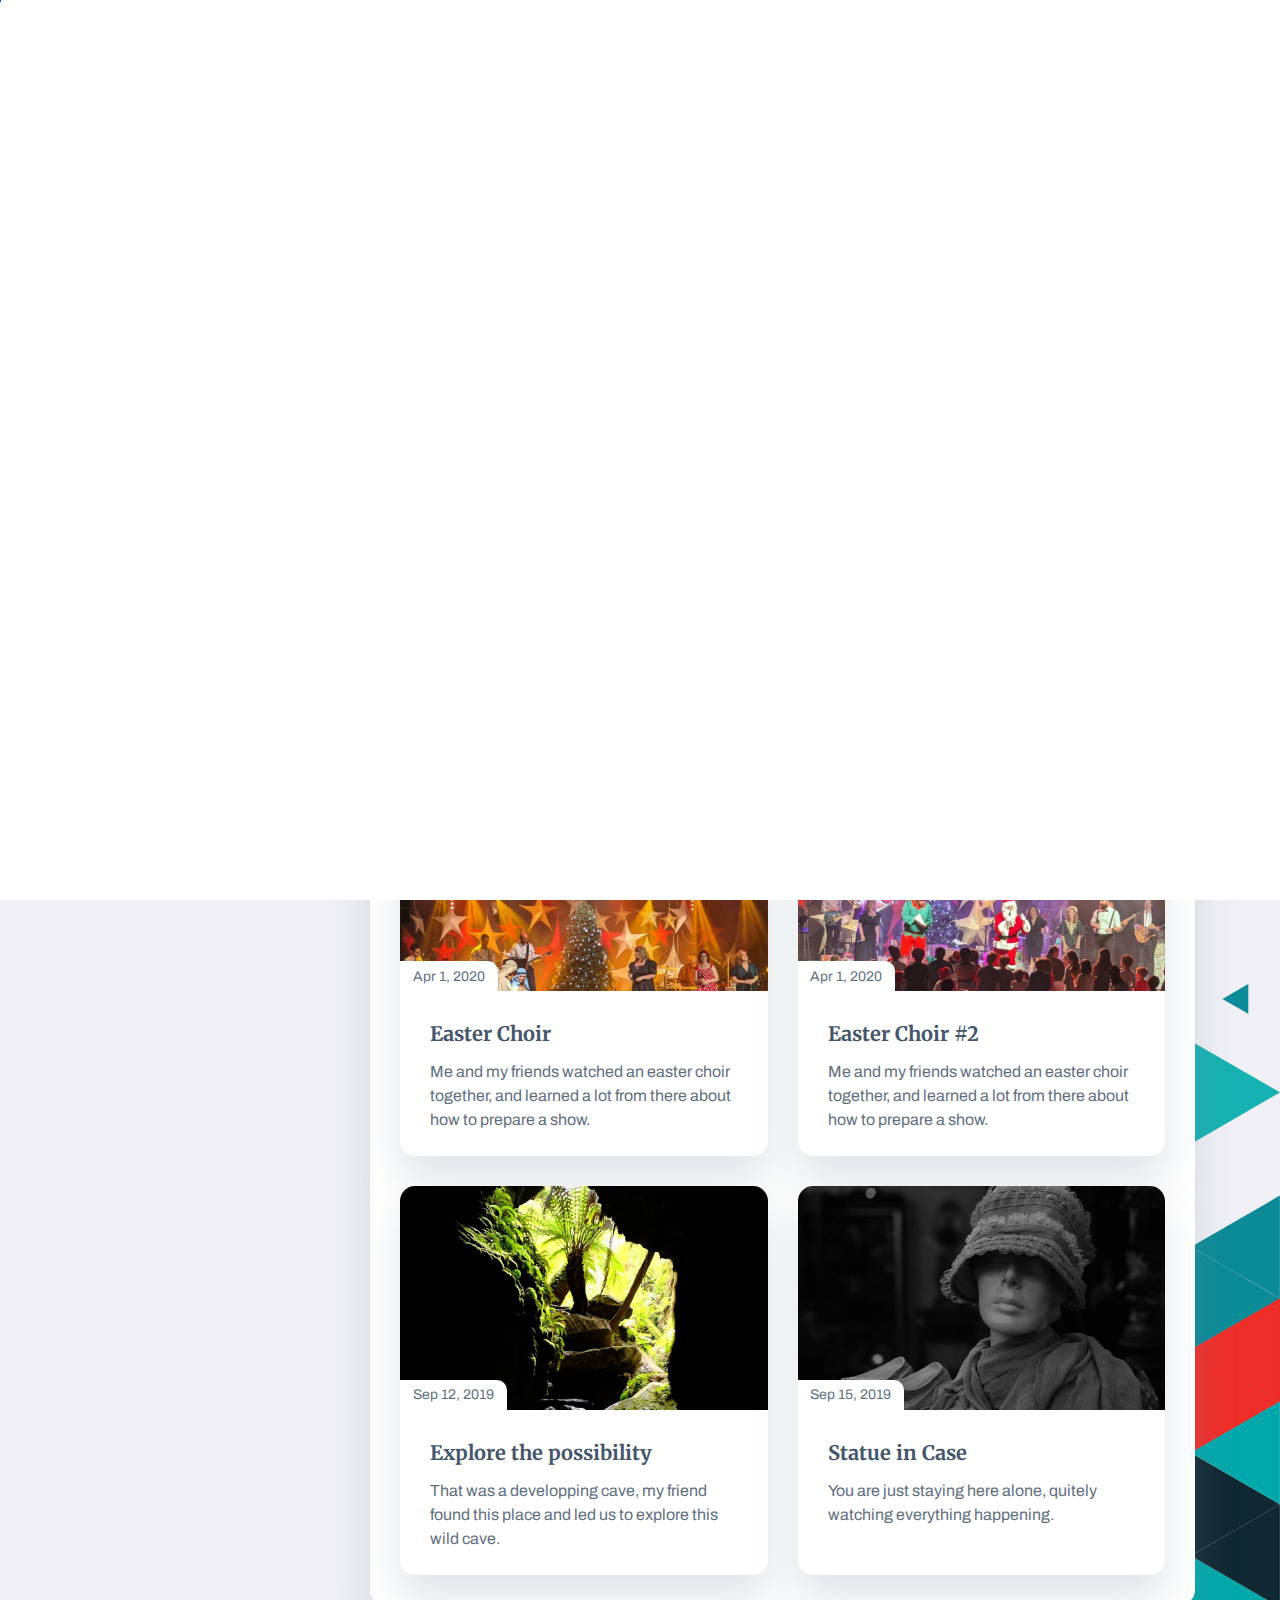
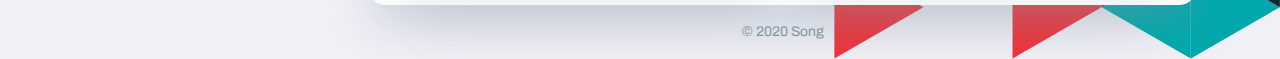
<file: blog.html>
﻿<!DOCTYPE html>
<html lang="en">

<head>
    <meta charset="utf-8" />
    <title>Profile - Blog</title>

	<!-- Meta Data -->
	<meta http-equiv="X-UA-Compatible" content="IE=edge">
	<meta name="viewport" content="width=device-width, initial-scale=1, shrink-to-fit=no">
	<meta name="format-detection" content="telephone=no"/>
    <meta name="format-detection" content="address=no"/>
    <meta name="author" content="Song" />
    <meta name="description" content="blog" />

	<!-- Favicons -->
	<link rel="apple-touch-icon" sizes="144x144" href="assets/images/favicons/apple-touch-icon-144x144.png">
	<link rel="apple-touch-icon" sizes="114x114" href="assets/images/favicons/apple-touch-icon-114x114.png">
	<link rel="apple-touch-icon" sizes="72x72" href="assets/images/favicons/apple-touch-icon-72x72.png">
	<link rel="apple-touch-icon" sizes="57x57" href="assets/images/favicons/apple-touch-icon-57x57.png">
	<link rel="shortcut icon" href="assets/images/favicons/favicon.png" type="image/png">

    <!-- Styles -->
	<link rel="stylesheet" type="text/css" href="assets/styles/style.css"/>
    
</head>
<body class="bg-triangles">
    <!-- Preloader -->
    <div class="preloader">
	    <div class="preloader__wrap">
		    <div class="circle-pulse">
                <div class="circle-pulse__1"></div>
                <div class="circle-pulse__2"></div>
            </div>
		    <div class="preloader__progress"><span></span></div>
		</div>
	</div>

    <main class="main">
	    <div class="container gutter-top">
		    <div class="row sticky-parent">
			    <!-- Sidebar -->
                <aside class="col-12 col-md-12 col-xl-3">
				    <div class="sidebar box pb-0 sticky-column">
						<svg class="avatar avatar--180" viewBox="0 0 188 188">
                            <g class="avatar__box">
                                <image xlink:href="assets/img/avatar-1.jpg" height="100%" width="100%" />
                            </g>
                        </svg>
						<div class="text-center">
						    <h3 class="title title--h3 sidebar__user-name"><span class="weight--500">Song</span> Wang</h3>
							<div class="badge badge--gray">Full Stack Developer</div>
							
							<!-- Social -->
		                    <div class="social">
		                        <a class="social__link" href="https://www.facebook.com/songwangfb" target="_blank"><i class="font-icon icon-facebook"></i></a>
		                        <a class="social__link" href="https://www.instagram.com/songraphor/" target="_blank"><i class="font-icon icon-instagram"></i></a>
		                        <a class="social__link" href="https://www.linkedin.com/in/%E6%9D%BE-%E7%8E%8B-380770210/" target="_blank"><i class="font-icon icon-linkedin2"></i></a>
		                    </div>
						</div>
						
						<div class="sidebar__info box-inner box-inner--rounded">
		                    <ul class="contacts-block">
					            <li class="contacts-block__item" data-toggle="tooltip" data-placement="top" title="Birthday">
							        <i class="font-icon icon-calendar"></i>January 8, 1992
							    </li>
						        <li class="contacts-block__item" data-toggle="tooltip" data-placement="top" title="Address">
							        <i class="font-icon icon-location"></i>Battery Point, TAS 7004
							    </li>
						        <li class="contacts-block__item" data-toggle="tooltip" data-placement="top" title="E-mail">
							        <a href="mailto:songw365@gmail.com"><i class="font-icon icon-envelope"></i>songw365@gmail.com</a>
							    </li>
						        <li class="contacts-block__item" data-toggle="tooltip" data-placement="top" title="Phone">
							        <i class="font-icon icon-phone"></i>0449 886 226
							    </li>
						        <li class="contacts-block__item" data-toggle="tooltip" data-placement="top" title="Github">
							        <a href="https://github.com/Mr2s" target="_blank"><i class="font-icon icon-github"></i>Mr2s</a>
							    </li>
					        </ul>
							
							<a class="btn btn--blue-gradient" href="/assets/Resume-Song WANG.pdf" download="Resume"><i class="font-icon icon-download"></i> Download Resume</a>
						</div>
					</div>	
		        </aside>
		        
				<!-- Content -->
		        <div class="col-12 col-md-12 col-xl-9">
				    <div class="box pb-0">
					    <!-- Menu -->
					    <div class="circle-menu">
						    <div class="hamburger">
                                <div class="line"></div>
                                <div class="line"></div>
                                <div class="line"></div>
                            </div>
						</div>
						<div class="inner-menu">
						    <ul class="nav">
                                <li class="nav__item"><a href="index.html">About</a></li>
								<li class="nav__item"><a href="resume.html">Resume</a></li>
                                <li class="nav__item"><a href="portfolio.html">Portfolio</a></li>
                                <li class="nav__item"><a class="active" href="blog.html">Blog</a></li>
                                <li class="nav__item"><a href="contact.html">Contact</a></li>
                            </ul>
						</div>

					    <!-- About -->
						<div class="pb-2">
		                    <h1 class="title title--h1 title__separate">Blog</h1>
					    </div>

						<!-- News -->
						<div class="news-grid pb-0">
							<!-- Post -->
							<article class="news-item box">
							    <div class="news-item__image-wrap overlay overlay--45">
								    <div class="news-item__date">Sep 16, 2019</div>
									<a class="news-item__link" href="single-post.html"></a>
								    <img class="cover lazyload" src="assets/img/image_02.jpg" alt="" />
								</div>
								<div class="news-item__caption">
								    <h2 class="title title--h4">Workshop in Bar</h2>
									<p>That was an amazing night, me and friends happened to have our laptops with us and we desided to complete our work, and after a short discussion we moved to a neareast bar to finish our project, and to our surprise the result was beyond our imagination.</p>
								</div>
							</article>

							<!-- Post -->
							<article class="news-item box">
							    <div class="news-item__image-wrap overlay overlay--45">
								    <div class="news-item__date">Sep 15, 2019</div>
									<a class="news-item__link" href="single-post.html"></a>
								    <img class="cover lazyload" src="assets/img/image_06.jpg" alt="" />
								</div>
								<div class="news-item__caption">
								    <h2 class="title title--h4">Morning Mist</h2>
									<p>Got up at 5 in the morning and drove on a silent country road, suddenly everything in front of your eyes is gone, the view started becoming unreal, that was an amazing experience.</p>
								</div>
							</article>

							<!-- Post -->
							<article class="news-item box">
							    <div class="news-item__image-wrap overlay overlay--45">
								    <div class="news-item__date">Apr 1, 2020</div>
									<a class="news-item__link" href="single-post.html"></a>
								    <img class="cover lazyload" src="assets/img/image_08.jpg" alt="" />
								</div>
								<div class="news-item__caption">
								    <h2 class="title title--h4">Easter Choir</h2>
									<p>Me and my friends watched an easter choir together, and learned a lot from there about how to prepare a show.</p>
								</div>
							</article>
							
							<!-- Post -->
							<article class="news-item box">
							    <div class="news-item__image-wrap overlay overlay--45">
								    <div class="news-item__date">Apr 1, 2020</div>
									<a class="news-item__link" href="single-post.html"></a>
								    <img class="cover lazyload" src="assets/img/image_07.jpg" alt="" />
								</div>
								<div class="news-item__caption">
								    <h2 class="title title--h4">Easter Choir #2</h2>
									<p>Me and my friends watched an easter choir together, and learned a lot from there about how to prepare a show.</p>
								</div>
							</article>
							
							<!-- Post -->
							<article class="news-item box">
							    <div class="news-item__image-wrap overlay overlay--45">
								    <div class="news-item__date">Sep 12, 2019</div>
									<a class="news-item__link" href="single-post.html"></a>
								    <img class="cover lazyload" src="assets/img/image_05.jpg" alt="" />
								</div>
								<div class="news-item__caption">
								    <h2 class="title title--h4">Explore the possibility</h2>
									<p>That was a developping cave, my friend found this place and led us to explore this wild cave.</p>
								</div>
							</article>
							
							<!-- Post -->
							<article class="news-item box">
							    <div class="news-item__image-wrap overlay overlay--45">
								    <div class="news-item__date">Sep 15, 2019</div>
									<a class="news-item__link" href="single-post.html"></a>
								    <img class="cover lazyload" src="assets/img/image_01.jpg" alt="" />
								</div>
								<div class="news-item__caption">
								    <h2 class="title title--h4">Statue in Case</h2>
									<p>You are just staying here alone, quitely watching everything happening.</p>
								</div>
							</article>
						</div>
					</div>
					
					<!-- Footer -->
					<footer class="footer">© 2020 Song</footer>
		        </div>
			</div>
		</div>	
    </main>

    <div class="back-to-top"></div>
	
    <!-- SVG masks -->
    <svg class="svg-defs">
        <clipPath id="avatar-box">
            <path d="M1.85379 38.4859C2.9221 18.6653 18.6653 2.92275 38.4858 1.85453 56.0986.905299 77.2792 0 94 0c16.721 0 37.901.905299 55.514 1.85453 19.821 1.06822 35.564 16.81077 36.632 36.63137C187.095 56.0922 188 77.267 188 94c0 16.733-.905 37.908-1.854 55.514-1.068 19.821-16.811 35.563-36.632 36.631C131.901 187.095 110.721 188 94 188c-16.7208 0-37.9014-.905-55.5142-1.855-19.8205-1.068-35.5637-16.81-36.63201-36.631C.904831 131.908 0 110.733 0 94c0-16.733.904831-37.9078 1.85379-55.5141z"/>
        </clipPath>
        <clipPath id="avatar-hexagon">
             <path d="M0 27.2891c0-4.6662 2.4889-8.976 6.52491-11.2986L31.308 1.72845c3.98-2.290382 8.8697-2.305446 12.8637-.03963l25.234 14.31558C73.4807 18.3162 76 22.6478 76 27.3426V56.684c0 4.6805-2.5041 9.0013-6.5597 11.3186L44.4317 82.2915c-3.9869 2.278-8.8765 2.278-12.8634 0L6.55974 68.0026C2.50414 65.6853 0 61.3645 0 56.684V27.2891z"/>
        </clipPath>		
    </svg>

	<!-- JavaScripts -->
	<script src="assets/js/jquery-3.4.1.min.js"></script>
	<script src="assets/js/plugins.js"></script>
    <script src="assets/js/common.js"></script>

</body>
</html>
</file>
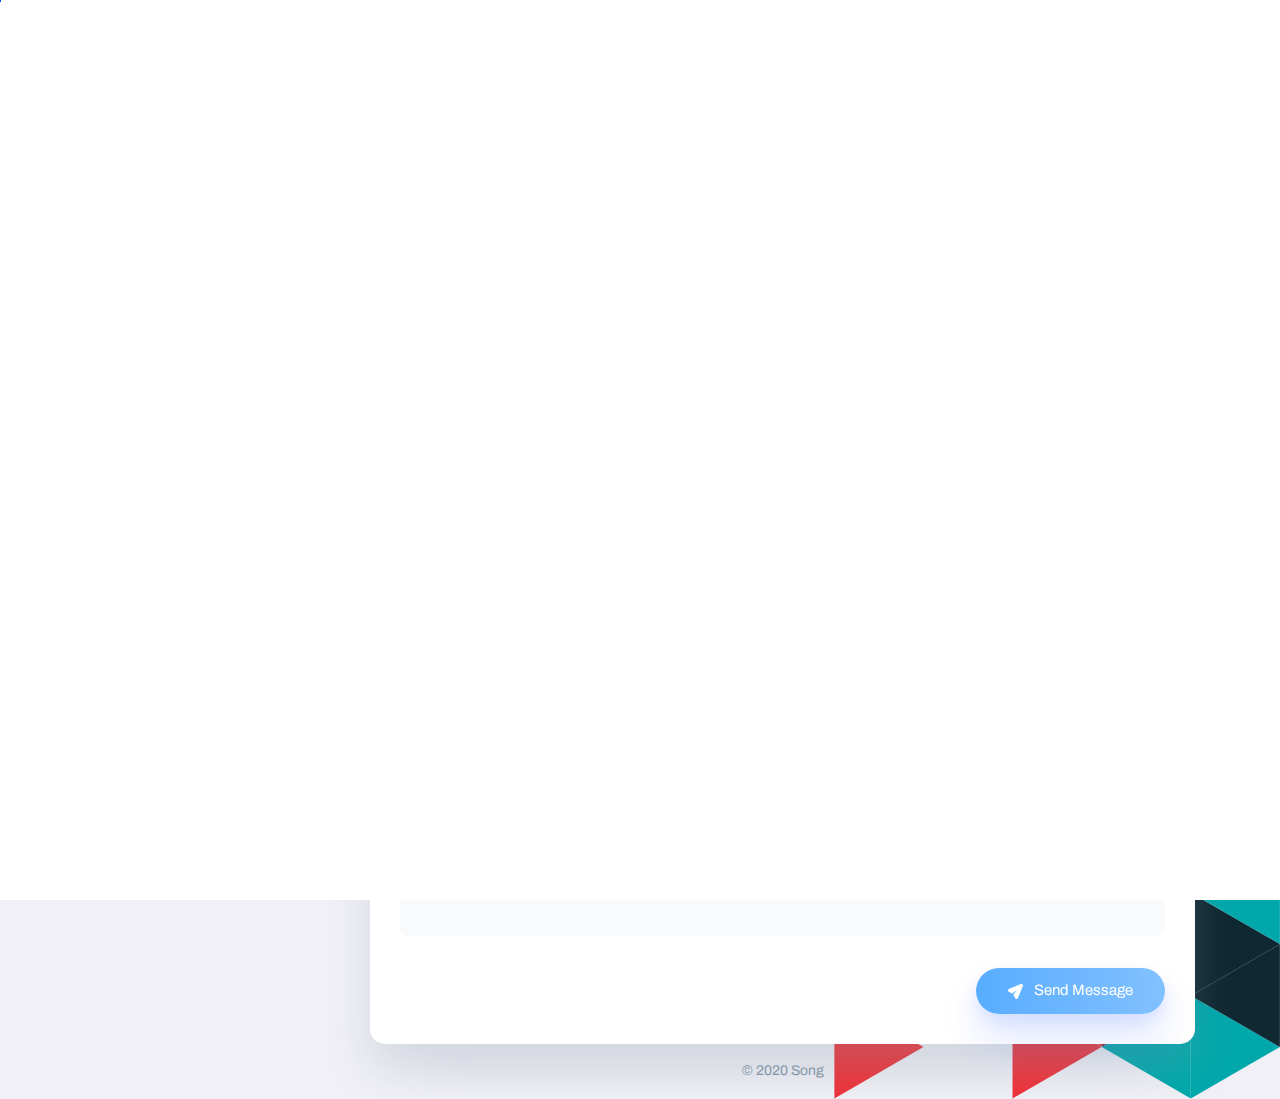
<file: contact.html>
﻿<!DOCTYPE html>
<html lang="en">

<head>
    <meta charset="utf-8" />
    <title>Profile - Contact</title>

	<!-- Meta Data -->
	<meta http-equiv="X-UA-Compatible" content="IE=edge">
	<meta name="viewport" content="width=device-width, initial-scale=1, shrink-to-fit=no">
	<meta name="format-detection" content="telephone=no"/>
    <meta name="format-detection" content="address=no"/>
    <meta name="author" content="Song" />
    <meta name="description" content="profile" />

	<!-- Favicons -->
	<link rel="apple-touch-icon" sizes="144x144" href="assets/images/favicons/apple-touch-icon-144x144.png">
	<link rel="apple-touch-icon" sizes="114x114" href="assets/images/favicons/apple-touch-icon-114x114.png">
	<link rel="apple-touch-icon" sizes="72x72" href="assets/images/favicons/apple-touch-icon-72x72.png">
	<link rel="apple-touch-icon" sizes="57x57" href="assets/images/favicons/apple-touch-icon-57x57.png">
	<link rel="shortcut icon" href="assets/images/favicons/favicon.png" type="image/png">

    <!-- Styles -->
	<link rel="stylesheet" type="text/css" href="assets/styles/style.css"/>
    
</head>
<body class="bg-triangles">
    <!-- Preloader -->
    <div class="preloader">
	    <div class="preloader__wrap">
		    <div class="circle-pulse">
                <div class="circle-pulse__1"></div>
                <div class="circle-pulse__2"></div>
            </div>
		    <div class="preloader__progress"><span></span></div>
		</div>
	</div>

    <main class="main">
	    <div class="container gutter-top">
		    <div class="row sticky-parent">
			    <!-- Sidebar -->
                <aside class="col-12 col-md-12 col-xl-3">
				    <div class="sidebar box pb-0 sticky-column">
						<svg class="avatar avatar--180" viewBox="0 0 188 188">
                            <g class="avatar__box">
                                <image xlink:href="assets/img/avatar-1.jpg" height="100%" width="100%" />
                            </g>
                        </svg>
						<div class="text-center">
						    <h3 class="title title--h3 sidebar__user-name"><span class="weight--500">Song</span> Wang</h3>
							<div class="badge badge--gray">Full Stack Developer</div>
							
							<!-- Social -->
		                    <div class="social">
		                        <a class="social__link" href="https://www.facebook.com/songwangfb" target="_blank"><i class="font-icon icon-facebook"></i></a>
		                        <a class="social__link" href="https://www.instagram.com/songraphor/" target="_blank"><i class="font-icon icon-instagram"></i></a>
		                        <a class="social__link" href="https://www.linkedin.com/in/%E6%9D%BE-%E7%8E%8B-380770210/" target="_blank"><i class="font-icon icon-linkedin2"></i></a>
		                    </div>
						</div>
						
						<div class="sidebar__info box-inner box-inner--rounded">
		                    <ul class="contacts-block">
					            <li class="contacts-block__item" data-toggle="tooltip" data-placement="top" title="Birthday">
							        <i class="font-icon icon-calendar"></i>January 8, 1992
							    </li>
						        <li class="contacts-block__item" data-toggle="tooltip" data-placement="top" title="Address">
							        <i class="font-icon icon-location"></i>Battery Point, TAS 7004
							    </li>
						        <li class="contacts-block__item" data-toggle="tooltip" data-placement="top" title="E-mail">
							        <a href="mailto:songw365@gmail.com"><i class="font-icon icon-envelope"></i>songw365@gmail.com</a>
							    </li>
						        <li class="contacts-block__item" data-toggle="tooltip" data-placement="top" title="Phone">
							        <i class="font-icon icon-phone"></i>0449 886 226
							    </li>
						        <li class="contacts-block__item" data-toggle="tooltip" data-placement="top" title="Github">
							        <a href="https://github.com/Mr2s" target="_blank"><i class="font-icon icon-github"></i>Mr2s</a>
							    </li>
					        </ul>
							
							<a class="btn btn--blue-gradient" href="/assets/Resume-Song WANG.pdf" download="Resume"><i class="font-icon icon-download"></i> Download Resume</a>
						</div>
					</div>	
		        </aside>
		        
				<!-- Content -->
		        <div class="col-12 col-md-12 col-xl-9">
				    <div class="box">
					    <!-- Menu -->
					    <div class="circle-menu">
						    <div class="hamburger">
                                <div class="line"></div>
                                <div class="line"></div>
                                <div class="line"></div>
                            </div>
						</div>
						<div class="inner-menu">
						    <ul class="nav">
                                <li class="nav__item"><a href="index.html">About</a></li>
								<li class="nav__item"><a href="resume.html">Resume</a></li>
                                <li class="nav__item"><a class="active" href="portfolio.html">Portfolio</a></li>
                                <li class="nav__item"><a href="blog.html">Blog</a></li>
                                <li class="nav__item"><a href="contact.html">Contact</a></li>
                            </ul>
						</div>

					    <!-- About -->
						<div class="pb-2">
		                    <h1 class="title title--h1 title__separate">Contact</h1>
					    </div>

						<!-- Contact -->
                        <div class="map" id="map">
							<iframe src="https://www.google.com/maps/embed?pb=!1m18!1m12!1m3!1d11692.730132689156!2d147.32344514813136!3d-42.89009544524772!2m3!1f0!2f0!3f0!3m2!1i1024!2i768!4f13.1!3m3!1m2!1s0xaa6e758d11674733%3A0x503c94dd0de13b0!2sBattery%20Point%20TAS%207004!5e0!3m2!1sen!2sau!4v1621573044592!5m2!1sen!2sau" width="600" height="450" style="border:0;" allowfullscreen="" loading="lazy"></iframe>
						</div>
						<h2 class="title title--h3">Contact Form</h2>
							
						<form id="contact-form" class="contact-form" data-toggle="validator">
                            <div class="row">
				                <div class="form-group col-12 col-md-6">
									<i class="font-icon icon-user"></i>
                                    <input type="text" class="input input__icon form-control" id="nameContact" name="nameContact" placeholder="Full name" required="required" autocomplete="on" oninvalid="setCustomValidity('Fill in the field')" onkeyup="setCustomValidity('')">
								    <div class="help-block with-errors"></div>
				                </div>
				                <div class="form-group col-12 col-md-6">
									<i class="font-icon icon-envelope"></i>
                                    <input type="email" class="input input__icon form-control" id="emailContact" name="emailContact" placeholder="Email address" required="required" autocomplete="on" oninvalid="setCustomValidity('Email is incorrect')" onkeyup="setCustomValidity('')">
								    <div class="help-block with-errors"></div>
				                </div>
				                <div class="form-group col-12 col-md-12">
                                    <textarea class="textarea form-control" id="messageContact" name="messageContact" placeholder="Your Message"  rows="4" required="required" oninvalid="setCustomValidity('Fill in the field')" onkeyup="setCustomValidity('')"></textarea>
								    <div class="help-block with-errors"></div>
				                </div>
						    </div>
							<div class="row">
				                <div class="col-12 col-md-6 order-2 order-md-1 text-center text-md-left">
					                <div id="validator-contact" class="hidden"></div>
				                </div>
				                <div class="col-12 col-md-6 order-1 order-md-2 text-right">
					                <button type="submit" class="btn"><i class="font-icon icon-send"></i> Send Message</button>
				                </div>
			                </div>
		                </form>
					</div>
					
					<!-- Footer -->
					<footer class="footer">© 2020 Song</footer>
		        </div>
			</div>
		</div>	
    </main>

    <div class="back-to-top"></div>
	
    <!-- SVG masks -->
    <svg class="svg-defs">
        <clipPath id="avatar-box">
            <path d="M1.85379 38.4859C2.9221 18.6653 18.6653 2.92275 38.4858 1.85453 56.0986.905299 77.2792 0 94 0c16.721 0 37.901.905299 55.514 1.85453 19.821 1.06822 35.564 16.81077 36.632 36.63137C187.095 56.0922 188 77.267 188 94c0 16.733-.905 37.908-1.854 55.514-1.068 19.821-16.811 35.563-36.632 36.631C131.901 187.095 110.721 188 94 188c-16.7208 0-37.9014-.905-55.5142-1.855-19.8205-1.068-35.5637-16.81-36.63201-36.631C.904831 131.908 0 110.733 0 94c0-16.733.904831-37.9078 1.85379-55.5141z"/>
        </clipPath>
        <clipPath id="avatar-hexagon">
             <path d="M0 27.2891c0-4.6662 2.4889-8.976 6.52491-11.2986L31.308 1.72845c3.98-2.290382 8.8697-2.305446 12.8637-.03963l25.234 14.31558C73.4807 18.3162 76 22.6478 76 27.3426V56.684c0 4.6805-2.5041 9.0013-6.5597 11.3186L44.4317 82.2915c-3.9869 2.278-8.8765 2.278-12.8634 0L6.55974 68.0026C2.50414 65.6853 0 61.3645 0 56.684V27.2891z"/>
        </clipPath>		
    </svg>

	<!-- JavaScripts -->
	<script src="assets/js/jquery-3.4.1.min.js"></script>
	<script src="assets/js/plugins.js"></script>
    <script src="assets/js/common.js"></script>

    <!-- Google Maps -->
	<!-- <script src="https://maps.googleapis.com/maps/api/js?key=AIzaSyCRGVSzcdx25I5nhL5gzJwnaw3Q5vDHiGI"></script>
	<script src="assets/js/map.init.js"></script> -->
	
</body>
</html>
</file>
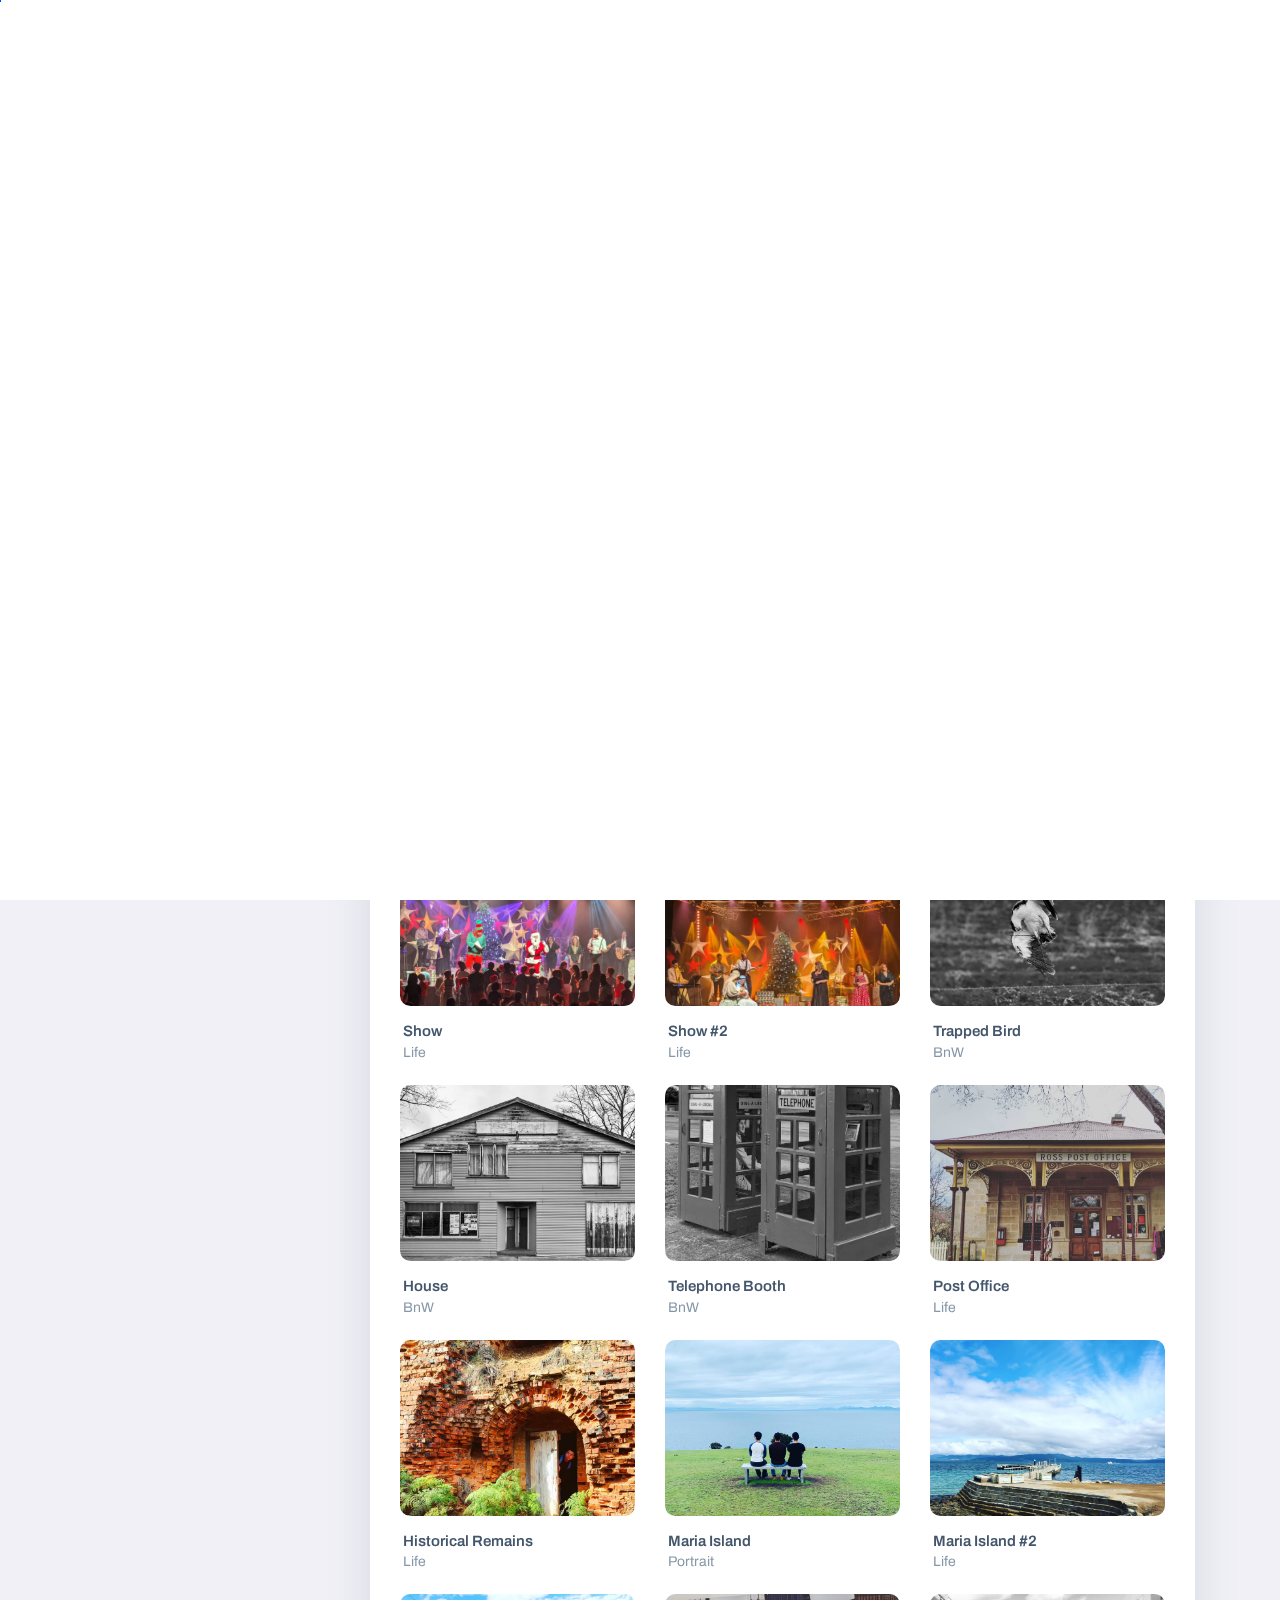
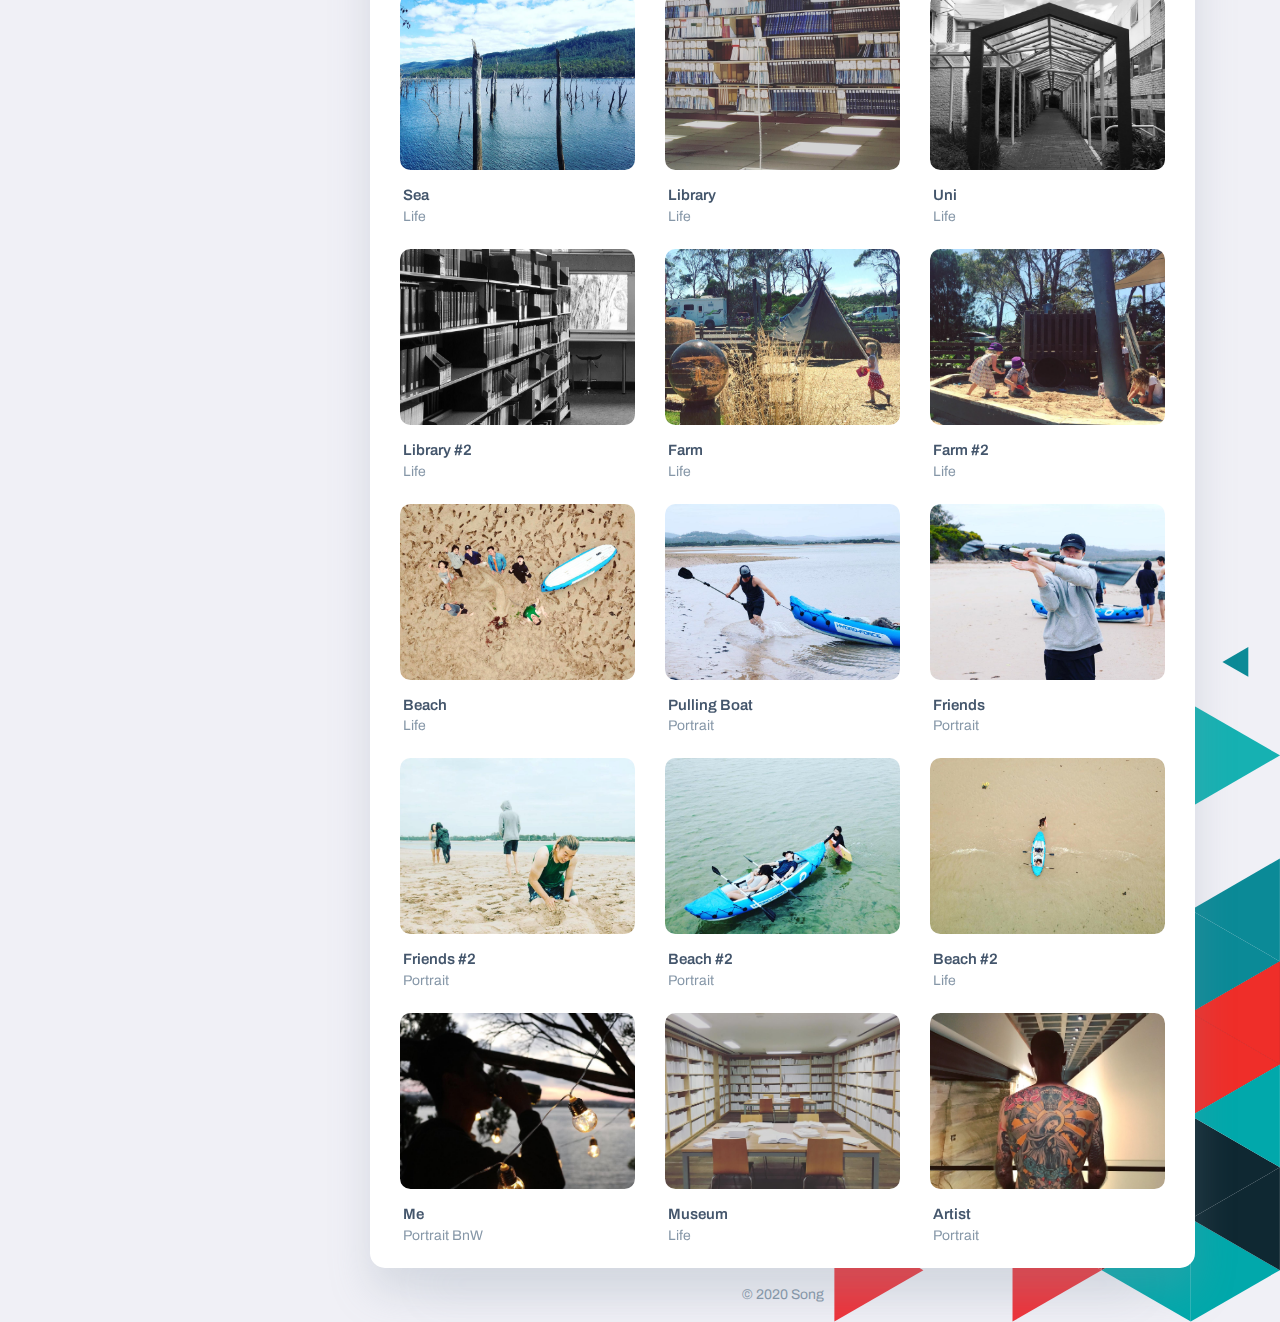
<file: portfolio.html>
﻿<!DOCTYPE html>
<html lang="en">

<head>
    <meta charset="utf-8" />
    <title>Profile - Portfolio</title>

	<!-- Meta Data -->
	<meta http-equiv="X-UA-Compatible" content="IE=edge">
	<meta name="viewport" content="width=device-width, initial-scale=1, shrink-to-fit=no">
	<meta name="format-detection" content="telephone=no"/>
    <meta name="format-detection" content="address=no"/>
    <meta name="author" content="Song" />
    <meta name="description" content="portfolio" />

	<!-- Favicons -->
	<link rel="apple-touch-icon" sizes="144x144" href="assets/images/favicons/apple-touch-icon-144x144.png">
	<link rel="apple-touch-icon" sizes="114x114" href="assets/images/favicons/apple-touch-icon-114x114.png">
	<link rel="apple-touch-icon" sizes="72x72" href="assets/images/favicons/apple-touch-icon-72x72.png">
	<link rel="apple-touch-icon" sizes="57x57" href="assets/images/favicons/apple-touch-icon-57x57.png">
	<link rel="shortcut icon" href="assets/images/favicons/favicon.png" type="image/png">

    <!-- Styles -->
	<link rel="stylesheet" type="text/css" href="assets/styles/style.css"/>
    
</head>
<body class="bg-triangles">
    <!-- Preloader -->
    <div class="preloader">
	    <div class="preloader__wrap">
		    <div class="circle-pulse">
                <div class="circle-pulse__1"></div>
                <div class="circle-pulse__2"></div>
            </div>
		    <div class="preloader__progress"><span></span></div>
		</div>
	</div>

    <main class="main">
	    <div class="container gutter-top">
		    <div class="row sticky-parent">
			    <!-- Sidebar -->
                <aside class="col-12 col-md-12 col-xl-3">
				    <div class="sidebar box pb-0 sticky-column">
						<svg class="avatar avatar--180" viewBox="0 0 188 188">
                            <g class="avatar__box">
                                <image xlink:href="assets/img/avatar-1.jpg" height="100%" width="100%" />
                            </g>
                        </svg>
						<div class="text-center">
						    <h3 class="title title--h3 sidebar__user-name"><span class="weight--500">Song</span> Wang</h3>
							<div class="badge badge--gray">Full Stack Developer</div>
							
							<!-- Social -->
		                    <div class="social">
		                        <a class="social__link" href="https://www.facebook.com/songwangfb" target="_blank"><i class="font-icon icon-facebook"></i></a>
		                        <a class="social__link" href="https://www.instagram.com/songraphor/" target="_blank"><i class="font-icon icon-instagram"></i></a>
		                        <a class="social__link" href="https://www.linkedin.com/in/%E6%9D%BE-%E7%8E%8B-380770210/" target="_blank"><i class="font-icon icon-linkedin2"></i></a>
		                    </div>
						</div>
						
						<div class="sidebar__info box-inner box-inner--rounded">
		                    <ul class="contacts-block">
					            <li class="contacts-block__item" data-toggle="tooltip" data-placement="top" title="Birthday">
							        <i class="font-icon icon-calendar"></i>January 8, 1992
							    </li>
						        <li class="contacts-block__item" data-toggle="tooltip" data-placement="top" title="Address">
							        <i class="font-icon icon-location"></i>Battery Point, TAS 7004
							    </li>
						        <li class="contacts-block__item" data-toggle="tooltip" data-placement="top" title="E-mail">
							        <a href="mailto:songw365@gmail.com"><i class="font-icon icon-envelope"></i>songw365@gmail.com</a>
							    </li>
						        <li class="contacts-block__item" data-toggle="tooltip" data-placement="top" title="Phone">
							        <i class="font-icon icon-phone"></i>0449 886 226
							    </li>
						        <li class="contacts-block__item" data-toggle="tooltip" data-placement="top" title="Github">
							        <a href="https://github.com/Mr2s" target="_blank"><i class="font-icon icon-github"></i>Mr2s</a>
							    </li>
					        </ul>
							
							<a class="btn btn--blue-gradient" href="/assets/Resume-Song WANG.pdf" download="Resume"><i class="font-icon icon-download"></i> Download Resume</a>
						</div>
					</div>	
		        </aside>
		        
				<!-- Content -->
		        <div class="col-12 col-md-12 col-xl-9">
				    <div class="box pb-0">
					    <!-- Menu -->
					    <div class="circle-menu">
						    <div class="hamburger">
                                <div class="line"></div>
                                <div class="line"></div>
                                <div class="line"></div>
                            </div>
						</div>
						<div class="inner-menu">
						    <ul class="nav">
                                <li class="nav__item"><a href="index.html">About</a></li>
								<li class="nav__item"><a href="resume.html">Resume</a></li>
                                <li class="nav__item"><a class="active" href="portfolio.html">Portfolio</a></li>
                                <li class="nav__item"><a href="blog.html">Blog</a></li>
                                <li class="nav__item"><a href="contact.html">Contact</a></li>
                            </ul>
						</div>

					    <!-- About -->
						<div class="pb-2">
		                    <h1 class="title title--h1 title__separate">Portfolio</h1>
					    </div>

						<!-- Gallery -->
						<div class="pb-0">
							<!-- Filter -->
                            <div class="select">
			                    <span class="placeholder">Select category</span>
			                    <ul class="filter">
			                        <li class="filter__item">Category</li>
				                    <li class="filter__item active" data-filter="*"><a class="filter__link active" href="#filter">All</a></li>
				                    <li class="filter__item" data-filter=".category-Portrait"><a class="filter__link" href="#filter">Portrait</a></li>
				                    <li class="filter__item" data-filter=".category-BnW"><a class="filter__link" href="#filter">BnW</a></li>
				                    <li class="filter__item" data-filter=".category-life"><a class="filter__link" href="#filter">Life</a></li>
			                    </ul>
			                    <input type="hidden" name="changemetoo"/>
		                    </div>

							<!-- Content -->
							<div class="gallery-grid js-masonry js-filter-container">
							    <div class="gutter-sizer"></div>
							    <!-- Item 1 -->
							    <figure class="gallery-grid__item category-Portrait category-BnW">
								    <div class="gallery-grid__image-wrap">
                                        <img class="gallery-grid__image cover lazyload" src="assets/img/image_01.jpg" data-zoom alt="" />
									</div>
                                    <figcaption class="gallery-grid__caption">
									    <h4 class="title gallery-grid__title">Model in Display Case</h4>
										<span class="gallery-grid__category">Portrait BnW</span>
									</figcaption>
                                </figure>

							    <!-- Item 2 -->
							    <figure class="gallery-grid__item category-BnW">
								    <div class="gallery-grid__image-wrap">
                                        <img class="gallery-grid__image cover lazyload" src="assets/img/image_02.jpg" data-zoom alt="" />
									</div>	
                                    <figcaption class="gallery-grid__caption">
									    <h4 class="title gallery-grid__title">Bottles</h4>
										<span class="gallery-grid__category">BnW</span>
									</figcaption>
                                </figure>

							    <!-- Item 3 -->
							    <figure class="gallery-grid__item category-life">
								    <div class="gallery-grid__image-wrap">
                                        <img class="gallery-grid__image cover lazyload" src="assets/img/image_03.jpg" data-zoom alt="" />
									</div>	
                                    <figcaption class="gallery-grid__caption">
									    <h4 class="title gallery-grid__title">Cat</h4>
										<span class="gallery-grid__category">Life</span>
									</figcaption>
                                </figure>

							    <!-- Item 4 -->
							    <figure class="gallery-grid__item category-life">
								    <div class="gallery-grid__image-wrap">
                                        <img class="gallery-grid__image cover lazyload" src="assets/img/image_04.jpg" data-zoom alt="" />
									</div>
									<figcaption class="gallery-grid__caption">
									    <h4 class="title gallery-grid__title">Cat #2</h4>
										<span class="gallery-grid__category">Life</span>
									</figcaption>
                                </figure>

							    <!-- Item 5 -->
							    <figure class="gallery-grid__item category-life">
								    <div class="gallery-grid__image-wrap">
                                        <img class="gallery-grid__image cover lazyload" src="assets/img/image_05.jpg" data-zoom alt="" />
									</div>
									<figcaption class="gallery-grid__caption">
									    <h4 class="title gallery-grid__title">Cave</h4>
										<span class="gallery-grid__category">Life</span>
									</figcaption>
                                </figure>

							    <!-- Item 6 -->
							    <figure class="gallery-grid__item category-life">
								    <div class="gallery-grid__image-wrap">
                                        <img class="gallery-grid__image cover lazyload" src="assets/img/image_06.jpg" data-zoom alt="" />
									</div>
									<figcaption class="gallery-grid__caption">
									    <h4 class="title gallery-grid__title">Mist</h4>
										<span class="gallery-grid__category">Life</span>
									</figcaption>
                                </figure>

							    <!-- Item 7 -->
							    <figure class="gallery-grid__item category-life">
								    <div class="gallery-grid__image-wrap">
                                        <img class="gallery-grid__image cover lazyload" src="assets/img/image_07.jpg" data-zoom alt="" />
									</div>
									<figcaption class="gallery-grid__caption">
									    <h4 class="title gallery-grid__title">Show</h4>
										<span class="gallery-grid__category">Life</span>
									</figcaption>
                                </figure>

							    <!-- Item 8 -->
							    <figure class="gallery-grid__item category-life">
								    <div class="gallery-grid__image-wrap">
                                        <img class="gallery-grid__image cover lazyload" src="assets/img/image_08.jpg" data-zoom alt="" />
									</div>
									<figcaption class="gallery-grid__caption">
									    <h4 class="title gallery-grid__title">Show #2</h4>
										<span class="gallery-grid__category">Life</span>
									</figcaption>
                                </figure>

							    <!-- Item 9 -->
							    <figure class="gallery-grid__item category-BnW">
								    <div class="gallery-grid__image-wrap">
                                        <img class="gallery-grid__image cover lazyload" src="assets/img/image_09.jpg" data-zoom alt="" />
									</div>
									<figcaption class="gallery-grid__caption">
									    <h4 class="title gallery-grid__title">Trapped Bird</h4>
										<span class="gallery-grid__category">BnW</span>
									</figcaption>
                                </figure>
								
							    <!-- Item 10 -->
							    <figure class="gallery-grid__item category-BnW">
								    <div class="gallery-grid__image-wrap">
                                        <img class="gallery-grid__image cover lazyload" src="assets/img/image_10.jpg" data-zoom alt="" />
									</div>
									<figcaption class="gallery-grid__caption">
									    <h4 class="title gallery-grid__title">House</h4>
										<span class="gallery-grid__category">BnW</span>
									</figcaption>
                                </figure>

							    <!-- Item 11 -->
							    <figure class="gallery-grid__item category-BnW">
								    <div class="gallery-grid__image-wrap">
                                        <img class="gallery-grid__image cover lazyload" src="assets/img/image_11.jpg" data-zoom alt="" />
									</div>
                                    <figcaption class="gallery-grid__caption">
									    <h4 class="title gallery-grid__title">Telephone Booth</h4>
										<span class="gallery-grid__category">BnW</span>
									</figcaption>
                                </figure>

							    <!-- Item 12 -->
							    <figure class="gallery-grid__item category-life">
								    <div class="gallery-grid__image-wrap">
                                        <img class="gallery-grid__image cover lazyload" src="assets/img/image_12.jpg" data-zoom alt="" />
									</div>	
                                    <figcaption class="gallery-grid__caption">
									    <h4 class="title gallery-grid__title">Post Office</h4>
										<span class="gallery-grid__category">Life</span>
									</figcaption>
                                </figure>

							    <!-- Item 13 -->
							    <figure class="gallery-grid__item category-life">
								    <div class="gallery-grid__image-wrap">
                                        <img class="gallery-grid__image cover lazyload" src="assets/img/image_13.jpg" data-zoom alt="" />
									</div>	
                                    <figcaption class="gallery-grid__caption">
									    <h4 class="title gallery-grid__title">Historical Remains</h4>
										<span class="gallery-grid__category">Life</span>
									</figcaption>
                                </figure>

							    <!-- Item 14 -->
							    <figure class="gallery-grid__item category-Portrait">
								    <div class="gallery-grid__image-wrap">
                                        <img class="gallery-grid__image cover lazyload" src="assets/img/image_14.jpg" data-zoom alt="" />
									</div>
									<figcaption class="gallery-grid__caption">
									    <h4 class="title gallery-grid__title">Maria Island</h4>
										<span class="gallery-grid__category">Portrait</span>
									</figcaption>
                                </figure>

							    <!-- Item 15 -->
							    <figure class="gallery-grid__item category-life">
								    <div class="gallery-grid__image-wrap">
                                        <img class="gallery-grid__image cover lazyload" src="assets/img/image_15.jpg" data-zoom alt="" />
									</div>
									<figcaption class="gallery-grid__caption">
									    <h4 class="title gallery-grid__title">Maria Island #2</h4>
										<span class="gallery-grid__category">Life</span>
									</figcaption>
                                </figure>

							    <!-- Item 16 -->
							    <figure class="gallery-grid__item category-life">
								    <div class="gallery-grid__image-wrap">
                                        <img class="gallery-grid__image cover lazyload" src="assets/img/image_16.jpg" data-zoom alt="" />
									</div>
									<figcaption class="gallery-grid__caption">
									    <h4 class="title gallery-grid__title">Sea</h4>
										<span class="gallery-grid__category">Life</span>
									</figcaption>
                                </figure>

							    <!-- Item 17 -->
							    <figure class="gallery-grid__item category-life">
								    <div class="gallery-grid__image-wrap">
                                        <img class="gallery-grid__image cover lazyload" src="assets/img/image_17.jpg" data-zoom alt="" />
									</div>
									<figcaption class="gallery-grid__caption">
									    <h4 class="title gallery-grid__title">Library</h4>
										<span class="gallery-grid__category">Life</span>
									</figcaption>
                                </figure>

							    <!-- Item 18 -->
							    <figure class="gallery-grid__item category-life">
								    <div class="gallery-grid__image-wrap">
                                        <img class="gallery-grid__image cover lazyload" src="assets/img/image_18.jpg" data-zoom alt="" />
									</div>
									<figcaption class="gallery-grid__caption">
									    <h4 class="title gallery-grid__title">Uni</h4>
										<span class="gallery-grid__category">Life</span>
									</figcaption>
                                </figure>

							    <!-- Item 19 -->
							    <figure class="gallery-grid__item category-life">
								    <div class="gallery-grid__image-wrap">
                                        <img class="gallery-grid__image cover lazyload" src="assets/img/image_19.jpg" data-zoom alt="" />
									</div>
									<figcaption class="gallery-grid__caption">
									    <h4 class="title gallery-grid__title">Library #2</h4>
										<span class="gallery-grid__category">Life</span>
									</figcaption>
                                </figure>
								
							    <!-- Item 20 -->
							    <figure class="gallery-grid__item category-life">
								    <div class="gallery-grid__image-wrap">
                                        <img class="gallery-grid__image cover lazyload" src="assets/img/image_20.jpg" data-zoom alt="" />
									</div>
									<figcaption class="gallery-grid__caption">
									    <h4 class="title gallery-grid__title">Farm</h4>
										<span class="gallery-grid__category">Life</span>
									</figcaption>
                                </figure>

							    <!-- Item 21 -->
							    <figure class="gallery-grid__item category-life">
								    <div class="gallery-grid__image-wrap">
                                        <img class="gallery-grid__image cover lazyload" src="assets/img/image_21.jpg" data-zoom alt="" />
									</div>
                                    <figcaption class="gallery-grid__caption">
									    <h4 class="title gallery-grid__title">Farm #2</h4>
										<span class="gallery-grid__category">Life</span>
									</figcaption>
                                </figure>

							    <!-- Item 22 -->
							    <figure class="gallery-grid__item category-life">
								    <div class="gallery-grid__image-wrap">
                                        <img class="gallery-grid__image cover lazyload" src="assets/img/image_22.jpg" data-zoom alt="" />
									</div>	
                                    <figcaption class="gallery-grid__caption">
									    <h4 class="title gallery-grid__title">Beach</h4>
										<span class="gallery-grid__category">Life</span>
									</figcaption>
                                </figure>

							    <!-- Item 23 -->
							    <figure class="gallery-grid__item category-Portrait">
								    <div class="gallery-grid__image-wrap">
                                        <img class="gallery-grid__image cover lazyload" src="assets/img/image_23.jpg" data-zoom alt="" />
									</div>	
                                    <figcaption class="gallery-grid__caption">
									    <h4 class="title gallery-grid__title">Pulling Boat</h4>
										<span class="gallery-grid__category">Portrait</span>
									</figcaption>
                                </figure>

							    <!-- Item 24 -->
							    <figure class="gallery-grid__item category-Portrait">
								    <div class="gallery-grid__image-wrap">
                                        <img class="gallery-grid__image cover lazyload" src="assets/img/image_24.jpg" data-zoom alt="" />
									</div>
									<figcaption class="gallery-grid__caption">
									    <h4 class="title gallery-grid__title">Friends</h4>
										<span class="gallery-grid__category">Portrait</span>
									</figcaption>
                                </figure>

							    <!-- Item 25 -->
							    <figure class="gallery-grid__item category-Portrait">
								    <div class="gallery-grid__image-wrap">
                                        <img class="gallery-grid__image cover lazyload" src="assets/img/image_25.jpg" data-zoom alt="" />
									</div>
									<figcaption class="gallery-grid__caption">
									    <h4 class="title gallery-grid__title">Friends #2</h4>
										<span class="gallery-grid__category">Portrait</span>
									</figcaption>
                                </figure>

							    <!-- Item 26 -->
							    <figure class="gallery-grid__item category-Portrait">
								    <div class="gallery-grid__image-wrap">
                                        <img class="gallery-grid__image cover lazyload" src="assets/img/image_26.jpg" data-zoom alt="" />
									</div>
									<figcaption class="gallery-grid__caption">
									    <h4 class="title gallery-grid__title">Beach #2</h4>
										<span class="gallery-grid__category">Portrait</span>
									</figcaption>
                                </figure>

							    <!-- Item 27 -->
							    <figure class="gallery-grid__item category-life">
								    <div class="gallery-grid__image-wrap">
                                        <img class="gallery-grid__image cover lazyload" src="assets/img/image_27.jpg" data-zoom alt="" />
									</div>
									<figcaption class="gallery-grid__caption">
									    <h4 class="title gallery-grid__title">Beach #2</h4>
										<span class="gallery-grid__category">Life</span>
									</figcaption>
                                </figure>

							    <!-- Item 28 -->
							    <figure class="gallery-grid__item category-Portrait category-BnW">
								    <div class="gallery-grid__image-wrap">
                                        <img class="gallery-grid__image cover lazyload" src="assets/img/image_28.jpg" data-zoom alt="" />
									</div>
									<figcaption class="gallery-grid__caption">
									    <h4 class="title gallery-grid__title">Me</h4>
										<span class="gallery-grid__category">Portrait BnW</span>
									</figcaption>
                                </figure>

							    <!-- Item 29 -->
							    <figure class="gallery-grid__item category-life">
								    <div class="gallery-grid__image-wrap">
                                        <img class="gallery-grid__image cover lazyload" src="assets/img/image_29.jpg" data-zoom alt="" />
									</div>
									<figcaption class="gallery-grid__caption">
									    <h4 class="title gallery-grid__title">Museum</h4>
										<span class="gallery-grid__category">Life</span>
									</figcaption>
                                </figure>
								
							    <!-- Item 39 -->
							    <figure class="gallery-grid__item category-Portrait">
								    <div class="gallery-grid__image-wrap">
                                        <img class="gallery-grid__image cover lazyload" src="assets/img/image_30.jpg" data-zoom alt="" />
									</div>
									<figcaption class="gallery-grid__caption">
									    <h4 class="title gallery-grid__title">Artist</h4>
										<span class="gallery-grid__category">Portrait</span>
									</figcaption>
                                </figure>
							</div>
						</div>
					</div>
					
					<!-- Footer -->
					<footer class="footer">© 2020 Song</footer>
		        </div>
			</div>
		</div>	
    </main>

    <div class="back-to-top"></div>
	
    <!-- SVG masks -->
    <svg class="svg-defs">
        <clipPath id="avatar-box">
            <path d="M1.85379 38.4859C2.9221 18.6653 18.6653 2.92275 38.4858 1.85453 56.0986.905299 77.2792 0 94 0c16.721 0 37.901.905299 55.514 1.85453 19.821 1.06822 35.564 16.81077 36.632 36.63137C187.095 56.0922 188 77.267 188 94c0 16.733-.905 37.908-1.854 55.514-1.068 19.821-16.811 35.563-36.632 36.631C131.901 187.095 110.721 188 94 188c-16.7208 0-37.9014-.905-55.5142-1.855-19.8205-1.068-35.5637-16.81-36.63201-36.631C.904831 131.908 0 110.733 0 94c0-16.733.904831-37.9078 1.85379-55.5141z"/>
        </clipPath>
        <clipPath id="avatar-hexagon">
             <path d="M0 27.2891c0-4.6662 2.4889-8.976 6.52491-11.2986L31.308 1.72845c3.98-2.290382 8.8697-2.305446 12.8637-.03963l25.234 14.31558C73.4807 18.3162 76 22.6478 76 27.3426V56.684c0 4.6805-2.5041 9.0013-6.5597 11.3186L44.4317 82.2915c-3.9869 2.278-8.8765 2.278-12.8634 0L6.55974 68.0026C2.50414 65.6853 0 61.3645 0 56.684V27.2891z"/>
        </clipPath>		
    </svg>

	<!-- JavaScripts -->
	<script src="assets/js/jquery-3.4.1.min.js"></script>
	<script src="assets/js/plugins.js"></script>
    <script src="assets/js/common.js"></script>

</body>
</html>
</file>
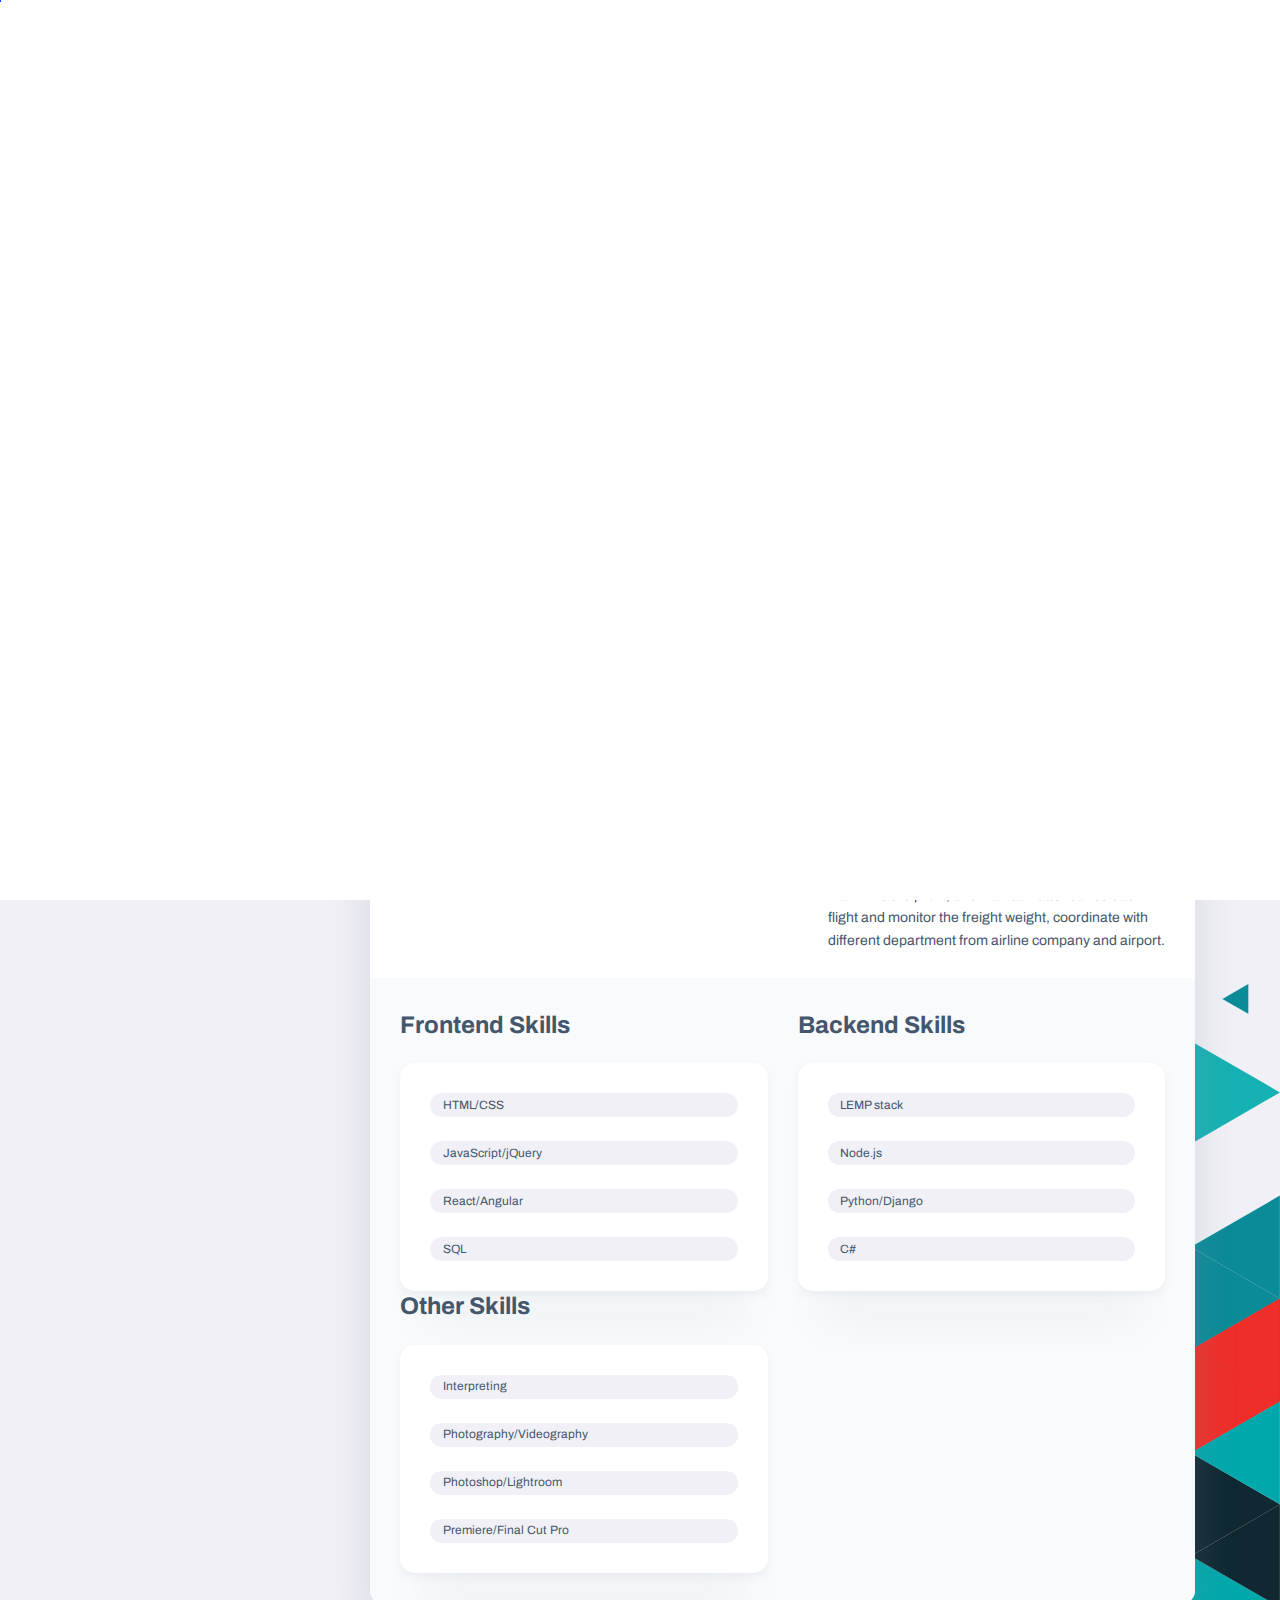
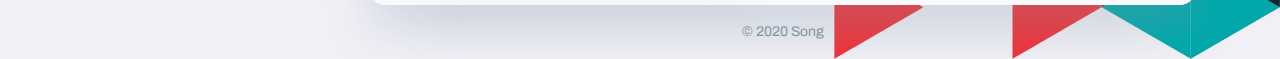
<file: resume.html>
﻿<!DOCTYPE html>
<html lang="en">

<head>
    <meta charset="utf-8" />
    <title>Profile - Resume</title>

	<!-- Meta Data -->
	<meta http-equiv="X-UA-Compatible" content="IE=edge">
	<meta name="viewport" content="width=device-width, initial-scale=1, shrink-to-fit=no">
	<meta name="format-detection" content="telephone=no"/>
    <meta name="format-detection" content="address=no"/>
    <meta name="author" content="Song" />
    <meta name="description" content="Resume" />

	<!-- Favicons -->
	<link rel="apple-touch-icon" sizes="144x144" href="assets/images/favicons/apple-touch-icon-144x144.png">
	<link rel="apple-touch-icon" sizes="114x114" href="assets/images/favicons/apple-touch-icon-114x114.png">
	<link rel="apple-touch-icon" sizes="72x72" href="assets/images/favicons/apple-touch-icon-72x72.png">
	<link rel="apple-touch-icon" sizes="57x57" href="assets/images/favicons/apple-touch-icon-57x57.png">
	<link rel="shortcut icon" href="assets/images/favicons/favicon.png" type="image/png">

    <!-- Styles -->
	<link rel="stylesheet" type="text/css" href="assets/styles/style.css"/>
    
</head>
<body class="bg-triangles">
    <!-- Preloader -->
    <div class="preloader">
	    <div class="preloader__wrap">
		    <div class="circle-pulse">
                <div class="circle-pulse__1"></div>
                <div class="circle-pulse__2"></div>
            </div>
		    <div class="preloader__progress"><span></span></div>
		</div>
	</div>

    <main class="main">
	    <div class="container gutter-top">
		    <div class="row sticky-parent">
			    <!-- Sidebar -->
                <aside class="col-12 col-md-12 col-xl-3">
				    <div class="sidebar box pb-0 sticky-column">
						<svg class="avatar avatar--180" viewBox="0 0 188 188">
                            <g class="avatar__box">
                                <image xlink:href="assets/img/avatar-1.jpg" height="100%" width="100%" />
                            </g>
                        </svg>
						<div class="text-center">
						    <h3 class="title title--h3 sidebar__user-name"><span class="weight--500">Song</span> Wang</h3>
							<div class="badge badge--gray">Full Stack Developer</div>
							
							<!-- Social -->
		                    <div class="social">
		                        <a class="social__link" href="https://www.facebook.com/songwangfb" target="_blank"><i class="font-icon icon-facebook"></i></a>
		                        <a class="social__link" href="https://www.instagram.com/songraphor/" target="_blank"><i class="font-icon icon-instagram"></i></a>
		                        <a class="social__link" href="https://www.linkedin.com/in/%E6%9D%BE-%E7%8E%8B-380770210/" target="_blank"><i class="font-icon icon-linkedin2"></i></a>
		                    </div>
						</div>
						
						<div class="sidebar__info box-inner box-inner--rounded">
		                    <ul class="contacts-block">
					            <li class="contacts-block__item" data-toggle="tooltip" data-placement="top" title="Birthday">
							        <i class="font-icon icon-calendar"></i>January 8, 1992
							    </li>
						        <li class="contacts-block__item" data-toggle="tooltip" data-placement="top" title="Address">
							        <i class="font-icon icon-location"></i>Battery Point, TAS 7004
							    </li>
						        <li class="contacts-block__item" data-toggle="tooltip" data-placement="top" title="E-mail">
							        <a href="mailto:songw365@gmail.com"><i class="font-icon icon-envelope"></i>songw365@gmail.com</a>
							    </li>
						        <li class="contacts-block__item" data-toggle="tooltip" data-placement="top" title="Phone">
							        <i class="font-icon icon-phone"></i>0449 886 226
							    </li>
						        <li class="contacts-block__item" data-toggle="tooltip" data-placement="top" title="Github">
							        <a href="https://github.com/Mr2s" target="_blank"><i class="font-icon icon-github"></i>Mr2s</a>
							    </li>
					        </ul>
							
							<a class="btn btn--blue-gradient" href="/assets/Resume-Song WANG.pdf" download="Resume"><i class="font-icon icon-download"></i> Download Resume</a>
						</div>
					</div>	
		        </aside>
		        
				<!-- Content -->
		        <div class="col-12 col-md-12 col-xl-9">
				    <div class="box pb-0">
					    <!-- Menu -->
					    <div class="circle-menu">
						    <div class="hamburger">
                                <div class="line"></div>
                                <div class="line"></div>
                                <div class="line"></div>
                            </div>
						</div>
						<div class="inner-menu">
						    <ul class="nav">
                                <li class="nav__item"><a href="index.html">About</a></li>
								<li class="nav__item"><a class="active" href="resume.html">Resume</a></li>
                                <li class="nav__item"><a href="portfolio.html">Portfolio</a></li>
                                <li class="nav__item"><a href="blog.html">Blog</a></li>
                                <li class="nav__item"><a href="contact.html">Contact</a></li>
                            </ul>
						</div>
						
					    <!-- About -->
						<div class="pb-3">
		                    <h1 class="title title--h1 title__separate">Resume</h1>
					    </div>
						
						<!-- Experience -->
						<div class="pb-0">
							<div class="row">
							    <div class="col-12 col-lg-6">
								    <h2 class="title title--h3"><img class="title-icon" src="assets/icons/icon-education.svg" alt="" /> Education</h2>
									<div class="timeline">
									    <!-- Item -->
									    <article class="timeline__item">
									        <h5 class="title title--h5 timeline__title">University of Tasmania</h5>
										    <span class="timeline__period">07/2017 — 07/2019</span>
										    <p class="timeline__description">Master of Information Technology and Systems</p>
										</article>
                                        
										<!-- Item -->
									    <article class="timeline__item">
									        <h5 class="title title--h5 timeline__title">Empire Institute of Education</h5>
										    <span class="timeline__period">12/2017 — 06/2018</span>
										    <p class="timeline__description">Diploma of Interpreting (LOTE-English)</p>
										</article>
                                        
										<!-- Item -->
									    <article class="timeline__item">
									        <h5 class="title title--h5 timeline__title">Civil Aviation University of China</h5>
										    <span class="timeline__period">09/2010 — 07/2014</span>
										    <p class="timeline__description">Bachelor of Aircraft Maintenance Engineering</p>
										</article>
									</div>	
								</div>
								
							    <div class="col-12 col-lg-6">
								    <h2 class="title title--h3"><img class="title-icon" src="assets/icons/icon-experience.svg" alt="" /> Experience</h2>
									<div class="timeline">
									    <!-- Item -->
									    <article class="timeline__item">
									        <h5 class="title title--h5 timeline__title">Database Architect</h5>
										    <span class="timeline__period">2020 — Present</span>
										    <p class="timeline__description">Australian International Youth Association (AIYA)</p>
										    <p class="timeline__description">Mainly responsible for the establishment and management of database and daily maintenance of the cyber security, leaded a group of IT supporters to maintain organisation’s normal operation.</p>
										</article>
                                        
										<!-- Item -->
									    <article class="timeline__item">
									        <h5 class="title title--h5 timeline__title">Backend Developer</h5>
										    <span class="timeline__period">2019 — 2020</span>
										    <p class="timeline__description">For Events</p>
										    <p class="timeline__description">Establish and host the business website for the start-up business, provide budget IT solutions for their marketing requirements.</p>
										</article>
                                        
										<!-- Item -->
									    <article class="timeline__item">
									        <h5 class="title title--h5 timeline__title">Airline Operation Manager</h5>
										    <span class="timeline__period">2014 — 2017</span>
										    <p class="timeline__description">Beijing Fenghua ATC Air Service Co., Ltd</p>
										    <p class="timeline__description">Mainly response for the route planning between Beijing and Irkutsk for the next year as well as maximize the profit, and maintain attendance each flight and monitor the freight weight, coordinate with different department from airline company and airport.</p>
										</article>
									</div>
								</div>
							</div>
						</div>
						
						<!-- Skills -->
						<div class="box-inner box-inner--rounded">
						    <div class="row">
							    <div class="col-12 col-lg-6">
						            <h2 class="title title--h3">Frontend Skills</h2>
									<div class="box box__second">
									    <!-- Progress -->
									    <div class="progress">
                                            <div class="progress-bar" role="progressbar" aria-valuenow="90" aria-valuemin="0" aria-valuemax="100">
											    <div class="progress-text"><span>HTML/CSS</span><span>90%</span></div>
											</div>
											<div class="progress-text"><span>HTML/CSS</span></div>
                                        </div>
										
									    <!-- Progress -->
									    <div class="progress">
                                            <div class="progress-bar" role="progressbar" aria-valuenow="85" aria-valuemin="0" aria-valuemax="100">
											    <div class="progress-text"><span>JavaScript/jQuery</span><span>85%</span></div>
											</div>
											<div class="progress-text"><span>JavaScript/jQuery</span></div>
                                        </div>
										
									    <!-- Progress -->
									    <div class="progress">
                                            <div class="progress-bar" role="progressbar" aria-valuenow="80" aria-valuemin="0" aria-valuemax="100">
											    <div class="progress-text"><span>React/Angular</span><span>80%</span></div>
											</div>
											<div class="progress-text"><span>React/Angular</span></div>
                                        </div>
										
									    <!-- Progress -->
									    <div class="progress">
                                            <div class="progress-bar" role="progressbar" aria-valuenow="90" aria-valuemin="0" aria-valuemax="100">
											    <div class="progress-text"><span>SQL</span><span>90%</span></div>
											</div>
											<div class="progress-text"><span>SQL</span></div>
                                        </div>
									</div>
                                </div>
								
							    <div class="col-12 col-lg-6 mt-4 mt-lg-0">
						            <h2 class="title title--h3">Backend Skills</h2>
									<div class="box box__second">
									    <!-- Progress -->
									    <div class="progress">
                                            <div class="progress-bar" role="progressbar" aria-valuenow="90" aria-valuemin="0" aria-valuemax="100">
											    <div class="progress-text"><span>LEMP stack</span><span>90%</span></div>
											</div>
											<div class="progress-text"><span>LEMP stack</span></div>
                                        </div>
										
									    <!-- Progress -->
									    <div class="progress">
                                            <div class="progress-bar" role="progressbar" aria-valuenow="80" aria-valuemin="0" aria-valuemax="100">
											    <div class="progress-text"><span>Node.js</span><span>80%</span></div>
											</div>
											<div class="progress-text"><span>Node.js</span></div>
                                        </div>
										
									    <!-- Progress -->
									    <div class="progress">
                                            <div class="progress-bar" role="progressbar" aria-valuenow="80" aria-valuemin="0" aria-valuemax="100">
											    <div class="progress-text"><span>Python/Django</span><span>80%</span></div>
											</div>
											<div class="progress-text"><span>Python/Django</span></div>
                                        </div>
										
									    <!-- Progress -->
									    <div class="progress">
                                            <div class="progress-bar" role="progressbar" aria-valuenow="70" aria-valuemin="0" aria-valuemax="100">
											    <div class="progress-text"><span>C#</span><span>70%</span></div>
											</div>
											<div class="progress-text"><span>C#</span></div>
                                        </div>
									</div>
                                </div>

								<div class="col-12 col-lg-6 mt-4 mt-lg-0">
						            <h2 class="title title--h3">Other Skills</h2>
									<div class="box box__second">
									    <!-- Progress -->
									    <div class="progress">
                                            <div class="progress-bar" role="progressbar" aria-valuenow="90" aria-valuemin="0" aria-valuemax="100">
											    <div class="progress-text"><span>Interpreting</span><span>90%</span></div>
											</div>
											<div class="progress-text"><span>Interpreting</span></div>
                                        </div>
										
									    <!-- Progress -->
									    <div class="progress">
                                            <div class="progress-bar" role="progressbar" aria-valuenow="95" aria-valuemin="0" aria-valuemax="100">
											    <div class="progress-text"><span>Photography/Videography</span><span>95%</span></div>
											</div>
											<div class="progress-text"><span>Photography/Videography</span></div>
                                        </div>
										
									    <!-- Progress -->
									    <div class="progress">
                                            <div class="progress-bar" role="progressbar" aria-valuenow="80" aria-valuemin="0" aria-valuemax="100">
											    <div class="progress-text"><span>Photoshop/Lightroom</span><span>80%</span></div>
											</div>
											<div class="progress-text"><span>Photoshop/Lightroom</span></div>
                                        </div>
										
									    <!-- Progress -->
									    <div class="progress">
                                            <div class="progress-bar" role="progressbar" aria-valuenow="75" aria-valuemin="0" aria-valuemax="100">
											    <div class="progress-text"><span>Premiere/Final Cut Pro</span><span>75%</span></div>
											</div>
											<div class="progress-text"><span>Premiere/Final Cut Pro</span></div>
                                        </div>
									</div>
                                </div>

							</div>
						</div>
					</div>
					
					<!-- Footer -->
					<footer class="footer">© 2020 Song</footer>
		        </div>
			</div>
		</div>
    </main>

    <div class="back-to-top"></div>
	
    <!-- SVG masks -->
    <svg class="svg-defs">
        <clipPath id="avatar-box">
            <path d="M1.85379 38.4859C2.9221 18.6653 18.6653 2.92275 38.4858 1.85453 56.0986.905299 77.2792 0 94 0c16.721 0 37.901.905299 55.514 1.85453 19.821 1.06822 35.564 16.81077 36.632 36.63137C187.095 56.0922 188 77.267 188 94c0 16.733-.905 37.908-1.854 55.514-1.068 19.821-16.811 35.563-36.632 36.631C131.901 187.095 110.721 188 94 188c-16.7208 0-37.9014-.905-55.5142-1.855-19.8205-1.068-35.5637-16.81-36.63201-36.631C.904831 131.908 0 110.733 0 94c0-16.733.904831-37.9078 1.85379-55.5141z"/>
        </clipPath>
        <clipPath id="avatar-hexagon">
             <path d="M0 27.2891c0-4.6662 2.4889-8.976 6.52491-11.2986L31.308 1.72845c3.98-2.290382 8.8697-2.305446 12.8637-.03963l25.234 14.31558C73.4807 18.3162 76 22.6478 76 27.3426V56.684c0 4.6805-2.5041 9.0013-6.5597 11.3186L44.4317 82.2915c-3.9869 2.278-8.8765 2.278-12.8634 0L6.55974 68.0026C2.50414 65.6853 0 61.3645 0 56.684V27.2891z"/>
        </clipPath>		
    </svg>

	<!-- JavaScripts -->
	<script src="assets/js/jquery-3.4.1.min.js"></script>
	<script src="assets/js/plugins.js"></script>
    <script src="assets/js/common.js"></script>

</body>
</html>
</file>
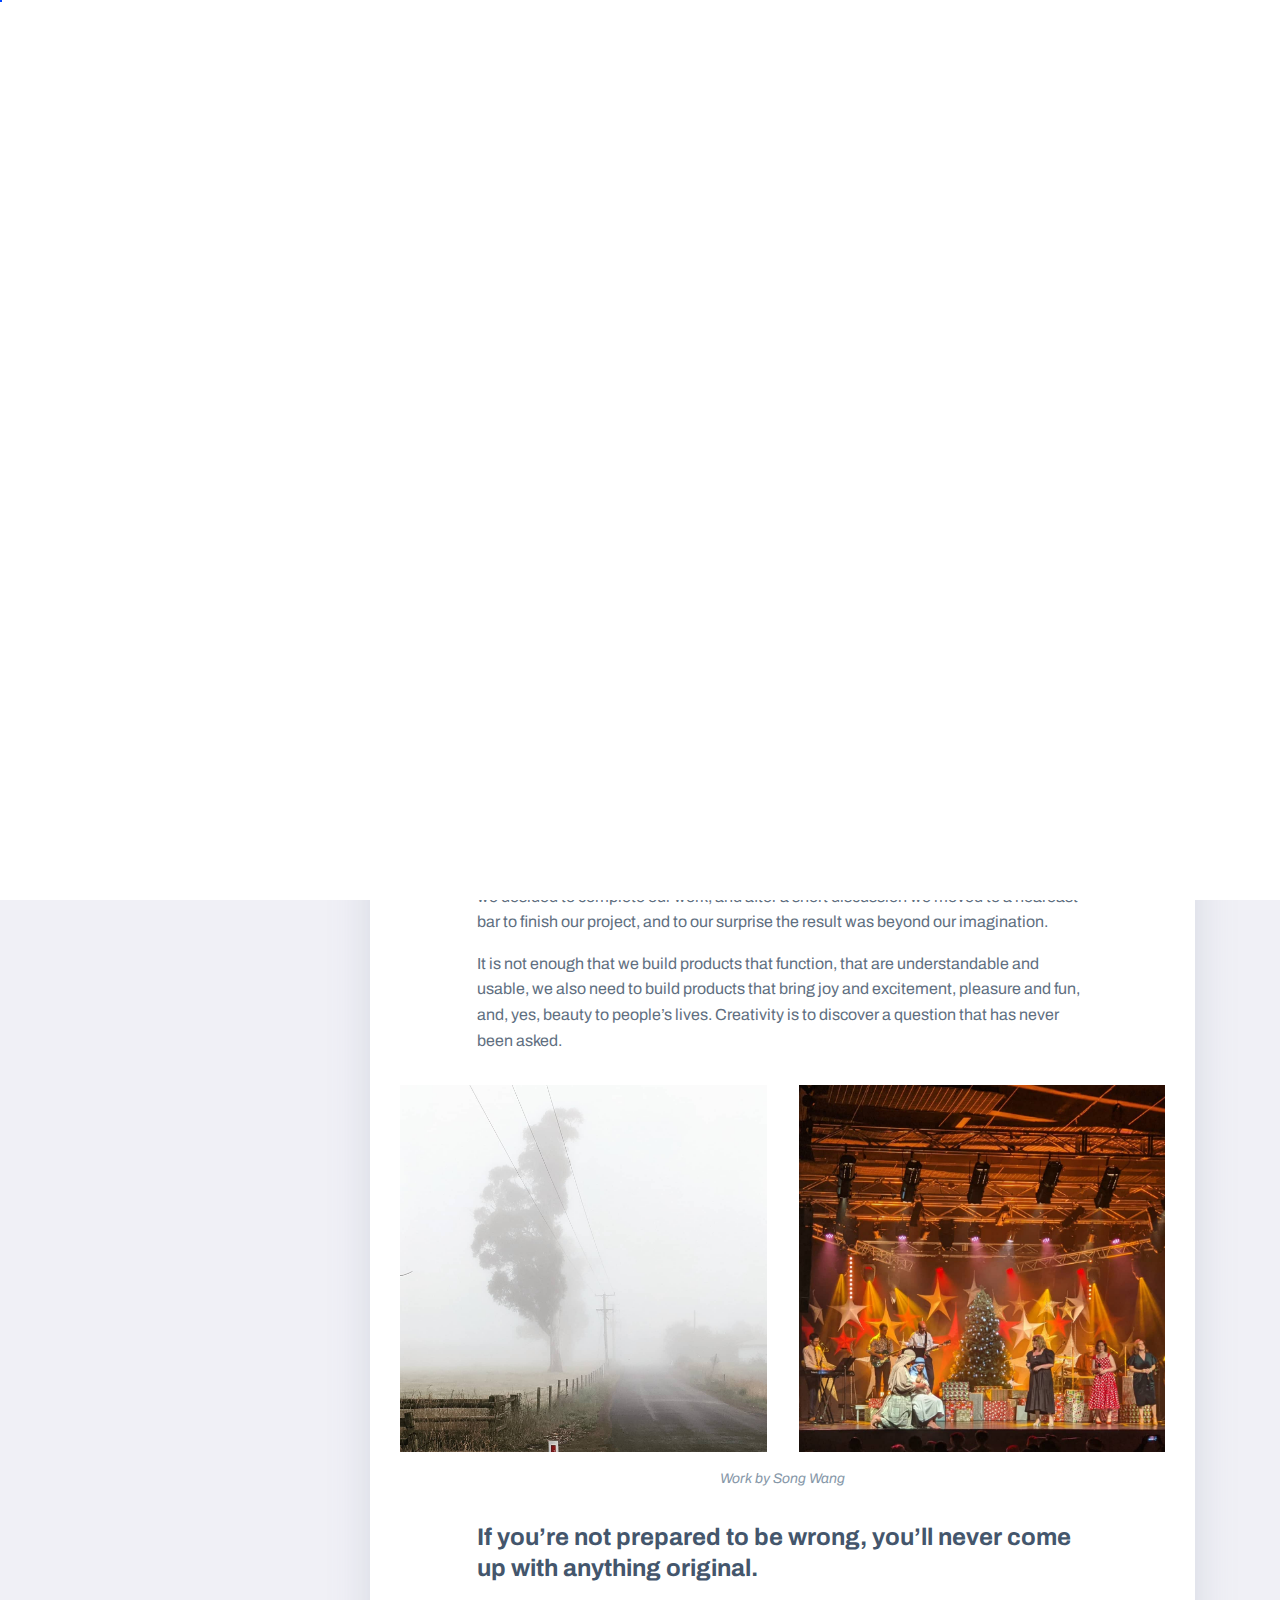
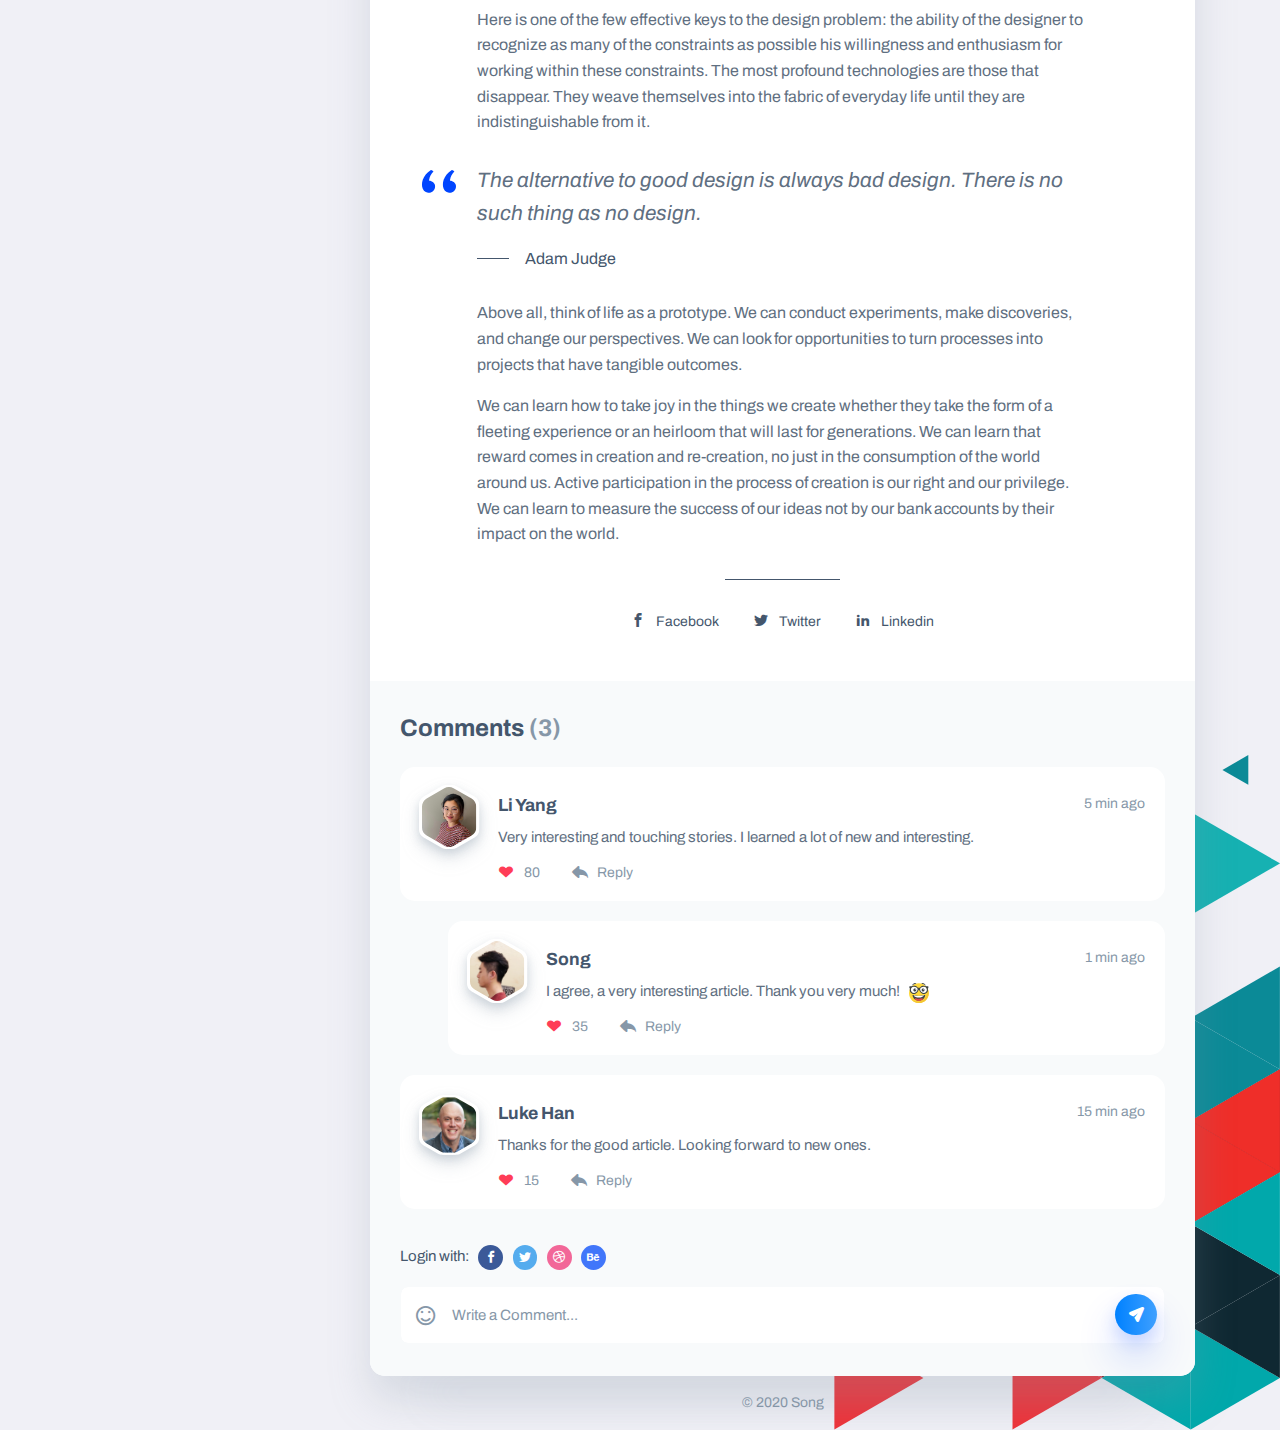
<file: single-post.html>
﻿
<!DOCTYPE html>
<html lang="en">

<head>
    <meta charset="utf-8" />
    <title>Profile - Post</title>

    <!-- Meta Data -->
    <meta http-equiv="X-UA-Compatible" content="IE=edge">
    <meta name="viewport" content="width=device-width, initial-scale=1, shrink-to-fit=no">
    <meta name="format-detection" content="telephone=no" />
    <meta name="format-detection" content="address=no" />
    <meta name="author" content="Song" />
    <meta name="description" content="post" />

    <!-- Favicons -->
    <link rel="apple-touch-icon" sizes="144x144" href="assets/images/favicons/apple-touch-icon-144x144.png">
    <link rel="apple-touch-icon" sizes="114x114" href="assets/images/favicons/apple-touch-icon-114x114.png">
    <link rel="apple-touch-icon" sizes="72x72" href="assets/images/favicons/apple-touch-icon-72x72.png">
    <link rel="apple-touch-icon" sizes="57x57" href="assets/images/favicons/apple-touch-icon-57x57.png">
    <link rel="shortcut icon" href="assets/images/favicons/favicon.png" type="image/png">

    <!-- Styles -->
    <link rel="stylesheet" type="text/css" href="assets/styles/style.css" />
  
</head>
<body class="bg-triangles">
    <!-- Preloader -->
    <div class="preloader">
        <div class="preloader__wrap">
            <div class="circle-pulse">
                <div class="circle-pulse__1"></div>
                <div class="circle-pulse__2"></div>
            </div>
            <div class="preloader__progress"><span></span></div>
        </div>
    </div>

    <!-- Scroll Indicator -->
    <div class="scroll-line"></div>

    <main class="main">
        <div class="container gutter-top">
            <div class="row sticky-parent">
                <!-- Sidebar -->
                <aside class="col-12 col-md-12 col-xl-3">
                    <div class="sidebar box pb-0 sticky-column">
                        <svg class="avatar avatar--180" viewBox="0 0 188 188">
                            <g class="avatar__box">
                                <image xlink:href="assets/img/avatar-1.jpg" height="100%" width="100%" />
                            </g>
                        </svg>
                        <div class="text-center">
						    <h3 class="title title--h3 sidebar__user-name"><span class="weight--500">Song</span> Wang</h3>
							<div class="badge badge--gray">Full Stack Developer</div>

                            <!-- Social -->
                            <div class="social">
		                        <a class="social__link" href="https://www.facebook.com/songwangfb" target="_blank"><i class="font-icon icon-facebook"></i></a>
		                        <a class="social__link" href="https://www.instagram.com/songraphor/" target="_blank"><i class="font-icon icon-instagram"></i></a>
		                        <a class="social__link" href="https://www.linkedin.com/in/%E6%9D%BE-%E7%8E%8B-380770210/" target="_blank"><i class="font-icon icon-linkedin2"></i></a>
                            </div>
                        </div>

                        <div class="sidebar__info box-inner box-inner--rounded">
                            <ul class="contacts-block">
					            <li class="contacts-block__item" data-toggle="tooltip" data-placement="top" title="Birthday">
							        <i class="font-icon icon-calendar"></i>January 8, 1992
							    </li>
						        <li class="contacts-block__item" data-toggle="tooltip" data-placement="top" title="Address">
							        <i class="font-icon icon-location"></i>Battery Point, TAS 7004
							    </li>
						        <li class="contacts-block__item" data-toggle="tooltip" data-placement="top" title="E-mail">
							        <a href="mailto:songw365@gmail.com"><i class="font-icon icon-envelope"></i>songw365@gmail.com</a>
							    </li>
						        <li class="contacts-block__item" data-toggle="tooltip" data-placement="top" title="Phone">
							        <i class="font-icon icon-phone"></i>0449 886 226
							    </li>
						        <li class="contacts-block__item" data-toggle="tooltip" data-placement="top" title="Github">
							        <a href="https://github.com/Mr2s" target="_blank"><i class="font-icon icon-github"></i>Mr2s</a>
							    </li>
                            </ul>

							<a class="btn btn--blue-gradient" href="/assets/Resume-Song WANG.pdf" download="Resume"><i class="font-icon icon-download"></i> Download Resume</a>
                        </div>
                    </div>
                </aside>

                <!-- Content -->
                <div class="col-12 col-md-12 col-xl-9">
                    <div class="box pb-0">
                        <!-- Menu -->
                        <div class="circle-menu">
                            <div class="hamburger">
                                <div class="line"></div>
                                <div class="line"></div>
                                <div class="line"></div>
                            </div>
                        </div>
                        <div class="inner-menu js-menu">
                            <ul class="nav">
                                <li class="nav__item"><a href="index.html">About</a></li>
                                <li class="nav__item"><a href="resume.html">Resume</a></li>
                                <li class="nav__item"><a href="portfolio.html">Portfolio</a></li>
                                <li class="nav__item"><a class="active" href="blog.html">Blog</a></li>
                                <li class="nav__item"><a href="contact.html">Contact</a></li>
                            </ul>
                        </div>

                        <!-- Post -->
                        <div class="pb-3">
                            <header class="header-post">
                                <div class="header-post__date">Sep 15, 2019</div>
                                <h1 class="title title--h1">Workshop in Bar</h1>
                                <div class="header-post__image-wrap">
                                    <img class="cover lazyload" src="assets/img/image_02.jpg" alt="" />
                                </div>
                            </header>
                            <div class="caption-post">
                                <p>That was an amazing night, me and friends happened to have our laptops with us and we desided to complete our work, and after a short discussion we moved to a neareast bar to finish our project, and to our surprise the result was beyond our imagination.</p>
                                <p>It is not enough that we build products that function, that are understandable and usable, we also need to build products that bring joy and excitement, pleasure and fun, and, yes, beauty to people’s lives. Creativity is to discover a question that has never been asked.</p>
                            </div>
                            <div class="gallery-post">
                                <img class="gallery-post__item cover lazyload" src="assets/img/image_06.jpg" data-zoom alt="" />
                                <img class="gallery-post__item cover lazyload" src="assets/img/image_08.jpg" data-zoom alt="" />
                                <div class="gallery-post__caption">Work by <a href="#">Song Wang</a></div>
                            </div>
                            <div class="caption-post">
                                <h3 class="title title--h3">If you’re not prepared to be wrong, you’ll never come up with anything original.</h3>
                                <p>Here is one of the few effective keys to the design problem: the ability of the designer to recognize as many of the constraints as possible his willingness and enthusiasm for working within these constraints. The most profound technologies are those that disappear. They weave themselves into the fabric of everyday life until they are indistinguishable from it.</p>
                                <blockquote class="block-quote">
                                    <p>The alternative to good design is always bad design. There is no such thing as no design.</p>
                                    <span class="block-quote__author">Adam Judge</span>
                                </blockquote>
                                <p>Above all, think of life as a prototype. We can conduct experiments, make discoveries, and change our perspectives. We can look for opportunities to turn processes into projects that have tangible outcomes.</p>
                                <p>We can learn how to take joy in the things we create whether they take the form of a fleeting experience or an heirloom that will last for generations. We can learn that reward comes in creation and re-creation, no just in the consumption of the world around us. Active participation in the process of creation is our right and our privilege. We can learn to measure the success of our ideas not by our bank accounts by their impact on the world.</p>
                            </div>
                            <footer class="footer-post">
                                <a class="footer-post__share" href="http://facebook.com"><i class="font-icon icon-facebook"></i><span>Facebook</span></a>
                                <a class="footer-post__share" href="http://twitter.com"><i class="font-icon icon-twitter"></i><span>Twitter</span></a>
                                <a class="footer-post__share" href="http://linkedin.com"><i class="font-icon icon-linkedin2"></i><span>Linkedin</span></a>
                            </footer>
                        </div>

                        <div class="box-inner box-inner--rounded">
                            <h2 class="title title--h3">Comments <span class="color--light">(3)</span></h2>

                            <!-- Comment -->
                            <div class="comment-box">
                                <div class="comment-box__inner">
                                    <svg class="avatar avatar--60" viewBox="0 0 84 84">
                                        <g class="avatar__hexagon">
                                            <image xlink:href="assets/img/img-Li.jpg" height="100%" width="100%" />
                                        </g>
                                    </svg>
                                    <div class="comment-box__body">
                                        <h5 class="comment-box__details"><span>Li Yang</span><span class="comment-box__details-date">5 min ago</span></h5>
                                        <p>Very interesting and touching stories. I learned a lot of new and interesting.</p>

                                        <ul class="comment-box__footer">
                                            <li><i class="font-icon icon-like-fill"></i> <span>80</span></li>
                                            <li><i class="font-icon icon-reply"></i> <span>Reply</span></li>
                                        </ul>
                                    </div>
                                </div>

                                <!-- Comment -->
                                <div class="comment-box">
                                    <div class="comment-box__inner">
                                        <svg class="avatar avatar--60" viewBox="0 0 84 84">
                                            <g class="avatar__hexagon">
                                                <image xlink:href="assets/img/img-Song.jpg" height="100%" width="100%" />
                                            </g>
                                        </svg>
                                        <div class="comment-box__body">
                                            <h5 class="comment-box__details"><span>Song</span><span class="comment-box__details-date">1 min ago</span></h5>
                                            <p>I agree, a very interesting article. Thank you very much! <img class="emoji" src="assets/icons/emoji/emoji-nerd.svg" alt="nerd" /></p>

                                            <ul class="comment-box__footer">
                                                <li><i class="font-icon icon-like-fill"></i> <span>35</span></li>
                                                <li><i class="font-icon icon-reply"></i> <span>Reply</span></li>
                                            </ul>
                                        </div>
                                    </div>
                                </div>
                            </div>

                            <!-- Comment -->
                            <div class="comment-box">
                                <div class="comment-box__inner">
                                    <svg class="avatar avatar--60" viewBox="0 0 84 84">
                                        <g class="avatar__hexagon">
                                            <image xlink:href="assets/img/img-Luke.jpg" height="100%" width="100%" />
                                        </g>
                                    </svg>
                                    <div class="comment-box__body">
                                        <h5 class="comment-box__details"><span>Luke Han</span><span class="comment-box__details-date">15 min ago</span></h5>
                                        <p>Thanks for the good article. Looking forward to new ones.</p>

                                        <ul class="comment-box__footer">
                                            <li><i class="font-icon icon-like-fill"></i> <span>15</span></li>
                                            <li><i class="font-icon icon-reply"></i> <span>Reply</span></li>
                                        </ul>
                                    </div>
                                </div>
                            </div>

                            <!-- Comment form -->
                            <ul class="social-auth">
                                <li class="social-auth__item">Login with:</li>
                                <li class="social-auth__item"><a class="social-auth__link" href="#"><i class="font-icon icon-facebook"></i></a></li>
                                <li class="social-auth__item"><a class="social-auth__link" href="#"><i class="font-icon icon-twitter"></i></a></li>
                                <li class="social-auth__item"><a class="social-auth__link" href="#"><i class="font-icon icon-dribbble"></i></a></li>
                                <li class="social-auth__item"><a class="social-auth__link" href="#"><i class="font-icon icon-behance"></i></a></li>
                            </ul>
                            <form class="comment-form">
                                <textarea id="commentForm" class="textarea textarea--white form-control" required="required" placeholder="Write a Comment..." rows="1"></textarea>
                                <button type="submit" class="btn"><i class="font-icon icon-send"></i></button>
                                <div class="dropdown dropup">
                                    <i class="font-icon icon-smile" id="dropdownEmoji" data-toggle="dropdown" aria-haspopup="true"></i>
                                    <div class="dropdown-menu dropdown-menu-center" aria-labelledby="dropdownEmoji">
                                        <div class="emoji-wrap">
                                            <img class="emoji" src="assets/icons/emoji/emoji-laughing.svg" title=":laughing:" alt="laughing" />
                                            <img class="emoji" src="assets/icons/emoji/emoji-happy-2.svg" title=":happy 2:" alt="happy 2" />
                                            <img class="emoji" src="assets/icons/emoji/emoji-crazy.svg" title=":crazy:" alt="crazy" />
                                            <img class="emoji" src="assets/icons/emoji/emoji-bad.svg" title=":bad:" alt="bad" />
                                            <img class="emoji" src="assets/icons/emoji/emoji-angry.svg" title=":angry:" alt="angry" />
                                            <img class="emoji" src="assets/icons/emoji/emoji-happy.svg" title="happy" alt="happy" />
                                            <img class="emoji" src="assets/icons/emoji/emoji-thinking.svg" title=":thinking:" alt="thinking" />
                                            <img class="emoji" src="assets/icons/emoji/emoji-sad.svg" title=":sad:" alt="sad" />
                                            <img class="emoji" src="assets/icons/emoji/emoji-pressure.svg" title=":pressure:" alt="pressure" />
                                            <img class="emoji" src="assets/icons/emoji/emoji-in-love.svg" title=":in love:" alt="in love" />
                                            <img class="emoji" src="assets/icons/emoji/emoji-nerd.svg" title=":laughing:" alt="nerd" />
                                            <img class="emoji" src="assets/icons/emoji/emoji-happy-3.svg" title=":happy 3:" alt="happy 3" />
                                            <img class="emoji" src="assets/icons/emoji/emoji-shocked.svg" title=":shocked:" alt="shocked" />
                                            <img class="emoji" src="assets/icons/emoji/emoji-wink.svg" title=":wink:" alt="wink" />
                                            <img class="emoji" src="assets/icons/emoji/emoji-sweating.svg" title=":sweating:" alt="sweating" />
                                            <img class="emoji" src="assets/icons/emoji/emoji-shocked-2.svg" title=":shocked 2:" alt="shocked 2" />
                                            <img class="emoji" src="assets/icons/emoji/emoji-shocked-3.svg" title=":shocked 3:" alt="shocked 3" />
                                            <img class="emoji" src="assets/icons/emoji/emoji-sad-2.svg" title=":sad 2:" alt="sad 2" />
                                        </div>
                                    </div>
                                </div>
                            </form>

                        </div>
                    </div>

                    <!-- Footer -->
                    <footer class="footer">© 2020 Song</footer>
                </div>

            </div>
        </div>
    </main>

    <div class="back-to-top"></div>

    <!-- SVG masks -->
    <svg class="svg-defs">
        <clipPath id="avatar-box">
            <path d="M1.85379 38.4859C2.9221 18.6653 18.6653 2.92275 38.4858 1.85453 56.0986.905299 77.2792 0 94 0c16.721 0 37.901.905299 55.514 1.85453 19.821 1.06822 35.564 16.81077 36.632 36.63137C187.095 56.0922 188 77.267 188 94c0 16.733-.905 37.908-1.854 55.514-1.068 19.821-16.811 35.563-36.632 36.631C131.901 187.095 110.721 188 94 188c-16.7208 0-37.9014-.905-55.5142-1.855-19.8205-1.068-35.5637-16.81-36.63201-36.631C.904831 131.908 0 110.733 0 94c0-16.733.904831-37.9078 1.85379-55.5141z" />
        </clipPath>
        <clipPath id="avatar-hexagon">
            <path d="M0 27.2891c0-4.6662 2.4889-8.976 6.52491-11.2986L31.308 1.72845c3.98-2.290382 8.8697-2.305446 12.8637-.03963l25.234 14.31558C73.4807 18.3162 76 22.6478 76 27.3426V56.684c0 4.6805-2.5041 9.0013-6.5597 11.3186L44.4317 82.2915c-3.9869 2.278-8.8765 2.278-12.8634 0L6.55974 68.0026C2.50414 65.6853 0 61.3645 0 56.684V27.2891z" />
        </clipPath>
    </svg>

   
    <!-- JavaScripts -->
    <script src="assets/js/jquery-3.4.1.min.js"></script>
    <script src="assets/js/plugins.js"></script>
    <script src="assets/js/common.js"></script>

 
</body>
</html>
</file>
<file: assets/styles/style.css>
/* ------------------------------------------------
 Author: Song
 Template Name: profile
 version: 1.0.0
------------------------------------------------ */
/* ------------------------------------------------

 - General Styles
   - Background
   - Input Text
   - Checkbox
   - Select
   - Button
   - Dropdown
   
 - Typography
 - Preloader
 
 - Menu
   - Hamburger
   - Nav
   
 - Shared
   - Container
   - Box
   - Overlay
   - Avatars
   - Social
   - Badges
   - Tooltips
   
 - Sidebar
   - Contact list
   
 - Cases

 - Testimonials
   - Carousel pagination
   
 - Clients
 - Timeline
 - Progress
 
 - Portfolio
   - Filter
    
 - News
 
 - Single post
   - Comments
   - Comment form
   - Emoji
   - Scroll Indicator
   - niceScroll
   - Social auth
  
 - Footer
 
 - Contact
   - Map
   
 - Other
   - Bact to top
   - Medium Zoom
  
------------------------------------------------ */
@import url(bootstrap.min.css);
@import url(swiper.min.css);
@import url(https://fonts.googleapis.com/css2?family=Archivo&display=swap);
@import url(https://fonts.googleapis.com/css2?family=Merriweather&display=swap);
@import url(../icons/icomoon.css);
.icon {
  background-size: contain;
  background-repeat: no-repeat;
  display: inline-block;
  line-height: 0;
  flex-shrink: 0;
}
.icon__size-16 {
  height: 16px;
  width: 16px;
}
.icon__size-18 {
  height: 18px;
  width: 18px;
}
.icon__size-24 {
  height: 24px;
  width: 24px;
}
.icon__size-32 {
  height: 32px;
  width: 32px;
}
.icon__size-48 {
  height: 48px;
  width: 48px;
}
.icon__size-56 {
  height: 56px;
  width: 56px;
}
.icon__size-64 {
  height: 64px;
  width: 64px;
}
.icon__calendar {
  background-image: url(../icons/icon-calendar.svg);
}
.icon__location {
  background-image: url(../icons/icon-location.svg);
}
.icon__envelope {
  background-image: url(../icons/icon-envelope.svg);
}
.icon__phone {
  background-image: url(../icons/icon-phone.svg);
}
.icon__skype {
  background-image: url(../icons/icon-skype.svg);
}

/* -----------------------------------------------------------------
    - General Styles
----------------------------------------------------------------- */
*,
::before,
::after {
  background-repeat: no-repeat;
  box-sizing: border-box;
}

html {
  -webkit-overflow-scrolling: touch;
  -webkit-box-sizing: border-box;
  box-sizing: border-box;
  overflow-x: hidden;
}

body, html {
  font-size: 1rem;
  -webkit-text-size-adjust: 100%;
}

body {
  background-color: #F0F0F6;
  color: #44566C;
  font-family: "Archivo", sans-serif;
  font-weight: 400;
  line-height: 1.6;
  min-height: 100vh;
  -ms-overflow-style: scrollbar;
  -webkit-font-smoothing: antialiased;
}

html.is-scroll-disabled body {
  height: 100vh;
  overflow: hidden;
}

@media all and (-ms-high-contrast: none), (-ms-high-contrast: active) {
  html.is-scroll-disabled {
    overflow: hidden;
  }
}
.no-scroll {
  overflow: hidden;
  -ms-overflow-style: none;
}

.no-scroll-height {
  overflow-x: hidden;
}

.bg-triangles {
  background-image: url(../images/triangles-top.svg), url(../images/triangles-bottom.svg);
  background-position: left top, right bottom;
  background-repeat: no-repeat;
  background-size: inherit;
}
.bg-turquoise {
  background-image: linear-gradient(135deg, #00f1e2 0%, #2cd5ef 100%);
}
.bg-green {
  background-image: linear-gradient(135deg, #9be15d 0%, #00d9a6 100%);
}

.input, .textarea, select,
.custom-select {
  background-color: #F8FAFB;
  border: 1px solid #F8FAFB;
  border-radius: 5rem;
  box-shadow: none;
  color: #44566C;
  font-size: .937rem;
  height: auto;
  padding: .6rem 1.4rem;
  position: relative;
  width: 100%;
  -webkit-appearance: none;
  -moz-appearance: none;
  appearance: none;
}
@media only screen and (max-width: 580px) {
  .input, .textarea, select,
  .custom-select {
    padding: .6rem 1.4rem;
  }
}

.input:focus, .textarea:focus, select:focus,
.custom-select:focus {
  background-color: #F8FAFB;
  color: #44566C;
  box-shadow: none;
  outline: none;
}

.input {
  line-height: inherit;
}
.input--white {
  background-color: #fff;
}
.input--white:focus {
  background-color: #fff;
}
.input__icon {
  padding-left: 2.5rem;
}

.textarea {
  border-radius: .5rem;
  display: block;
  padding: .8rem 1.2rem;
  resize: none;
}
.textarea--white {
  background-color: #fff;
}
.textarea--white:focus {
  background-color: #fff;
}

.form-group {
  margin-bottom: 2rem;
  position: relative;
}
@media only screen and (max-width: 580px) {
  .form-group {
    margin-bottom: 1.7rem;
  }
}
.form-group .font-icon {
  color: #8697A8;
  margin: auto 2rem;
  position: absolute;
  top: 0;
  bottom: 0;
  left: 0;
  height: 1rem;
  width: 1rem;
  z-index: 1;
}

.help-block {
  position: absolute;
  font-size: .75rem;
  line-height: 1.4;
  padding-top: .3rem;
  padding-left: .4rem;
}
@media only screen and (max-width: 580px) {
  .help-block {
    font-size: .687rem;
  }
}

.with-errors {
  color: #FF3D57;
}

.has-error input,
.has-error textarea,
.has-error input:focus,
.has-error textarea:focus {
  border-color: #FF3D57;
}

#validator-contact {
  font-size: .89rem;
  margin-top: 1rem;
}

.form-control::-webkit-input-placeholder {
  color: #8697A8;
}

.form-control::-moz-placeholder {
  color: #8697A8;
}

.form-control:-ms-input-placeholder {
  color: #8697A8;
}

.form-control::-ms-input-placeholder {
  color: #8697A8;
}

.form-control::placeholder {
  color: #8697A8;
}

input:-webkit-autofill,
input:-webkit-autofill:hover,
input:-webkit-autofill:focus,
input:-webkit-autofill:active {
  transition: background-color 5000s ease-in-out 0s;
  -webkit-text-fill-color: #fff !important;
}

input:not(input:-webkit-autofill)::-webkit-contacts-auto-fill-button {
  background-color: #fff;
}

input:invalid,
textarea:invalid {
  outline: none !important;
}

.custom-control-input:focus ~ .custom-control-label::before {
  box-shadow: 0 0 0 0.2rem rgba(0, 69, 255, 0.25);
}
.custom-control-input:focus:not(:checked) ~ .custom-control-label::before {
  border-color: #0045FF;
}
.custom-control-input:not(:disabled):active ~ .custom-control-label::before {
  border-color: #fff;
  background-color: transparent;
}
.custom-control-input:checked ~ .custom-control-label::before {
  border-color: #0045FF;
  background-color: #0045FF;
}

.custom-control-label {
  line-height: 1.55;
  padding-left: .5rem;
}
.custom-control-label::before {
  background-color: transparent;
  border: 1px solid #F0F0F6;
}

select,
.custom-select {
  background: url("data:image/svg+xml,%3csvg xmlns='http://www.w3.org/2000/svg' viewBox='0 0 4 5'%3e%3cpath fill='%23fff' d='M2 0L0 2h4zm0 5L0 3h4z'/%3e%3c/svg%3e") no-repeat right 0.1rem center/10px 16px;
}
select option,
.custom-select option {
  color: #44566C;
}

.btn {
  background-image: linear-gradient(to right, #0081ff 0%, #3fa0ff 50%, #0045ff 100%);
  background-size: 200% auto;
  border-radius: 10rem;
  border: 0;
  box-shadow: 0 24px 40px rgba(0, 69, 255, 0.2), 0 8px 16px rgba(0, 69, 255, 0.15);
  color: #fff;
  cursor: pointer;
  font-size: .937rem;
  font-weight: 400;
  line-height: inherit;
  white-space: nowrap;
  padding: .7rem 2rem;
  transition: .4s ease-in-out;
}
.btn:hover {
  color: #fff;
  background-position: right center;
}
.btn:focus {
  box-shadow: 0 24px 40px rgba(0, 69, 255, 0.1), 0 8px 16px rgba(0, 69, 255, 0.1);
}
.btn--light {
  background-color: #F8FAFB;
  color: #44566C;
}
.btn--gray {
  background-color: #F0F0F6;
  color: #44566C;
}
.btn--dark {
  background-color: #44566C;
}
.btn--blue-gradient {
  background-size: 200% auto;
  background-image: linear-gradient(to right, #0081ff 0%, #3fa0ff 50%, #0045ff 100%);
  transition: .4s ease-in-out;
}
.btn:hover {
  background-position: right center;
}
.btn--aqua {
  background-color: #00F1E2;
  color: #fff;
}
.btn--red {
  background-color: #FF3D57;
  color: #fff;
}
.btn .font-icon {
  margin-right: .5rem;
}

button:focus {
  outline: none;
}

.dropdown-menu {
  border: 0;
  border-radius: 0.437rem;
  box-shadow: 0 8px 40px rgba(134, 151, 168, 0.25);
  color: #5F6F81;
  font-size: .937rem;
}
.dropdown-menu::before {
  content: '';
  border-left: .4rem solid transparent;
  border-right: .4rem solid transparent;
  border-bottom: 0.4rem solid #fff;
  height: 0;
  position: absolute;
  top: -.4rem;
  left: 1.1rem;
  width: 0;
}
.dropdown.dropup .dropdown-menu::before {
  border-left: .4rem solid transparent;
  border-right: .4rem solid transparent;
  border-top: 0.4rem solid #fff;
  border-bottom: .4rem solid transparent;
  top: auto;
  bottom: -.8rem;
}

.svg-defs {
  position: absolute;
  height: 0;
  width: 0;
}

/* -----------------------------------------------------------------
    - Typography
----------------------------------------------------------------- */
h1, h2, h3, h4, h5, h6 {
  font-family: "Archivo", sans-serif;
  font-weight: 700;
  line-height: 1.3;
}

.title--h1 {
  font-size: 2rem;
  margin-bottom: 1.1rem;
}
@media only screen and (max-width: 580px) {
  .title--h1 {
    font-size: 1.75rem;
  }
}
.title--h2 {
  font-size: 1.75rem;
}
@media only screen and (max-width: 580px) {
  .title--h2 {
    font-size: 1.5rem;
  }
}
.title--h3 {
  font-size: 1.5rem;
  margin-bottom: 1.4rem;
}
@media only screen and (max-width: 580px) {
  .title--h3 {
    font-size: 1.25rem;
    margin-bottom: 1rem;
  }
}
.title--h4 {
  font-size: 1.25rem;
  margin-bottom: .8rem;
}
@media only screen and (max-width: 580px) {
  .title--h4 {
    font-size: 1rem;
  }
}
.title--h5 {
  font-size: 1rem;
}
@media only screen and (max-width: 580px) {
  .title--h5 {
    font-size: .937rem;
  }
}
.title--h6 {
  font-size: .75rem;
}
.title--center {
  text-align: center;
}
.title--tone {
  color: #0045FF;
}
.title-icon {
  margin-right: .5rem;
  margin-top: -4px;
  height: 2.5rem;
  width: 2.5rem;
}
@media only screen and (max-width: 580px) {
  .title-icon {
    height: 2.0833333333rem;
    width: 2.5rem;
  }
}
.title__separate {
  margin-bottom: 2.3rem;
  position: relative;
}
.title__separate::before {
  content: '';
  background-color: #0045FF;
  border-radius: .5rem;
  height: 4px;
  position: absolute;
  bottom: -1.1rem;
  left: 0;
  width: 3.12rem;
  z-index: 1;
}
@media only screen and (max-width: 580px) {
  .title__separate {
    margin-bottom: 1.5rem;
  }
  .title__separate::before {
    height: 2px;
    bottom: -.6rem;
    width: 3rem;
  }
}

.weight--400 {
  font-weight: 400;
}
.weight--500 {
  font-weight: 500;
}
.weight--600 {
  font-weight: 600;
}
.weight--700 {
  font-weight: 700;
}

.color--light {
  color: #8697A8;
}
.color--dark {
  color: #44566C;
}

.block-quote {
  font-size: 1.3rem;
  font-weight: 400;
  font-style: italic;
  margin: 1.8rem 0;
  position: relative;
  line-height: 1.6;
}
@media only screen and (max-width: 992px) {
  .block-quote {
    padding-left: 3.8rem;
  }
}
@media only screen and (max-width: 580px) {
  .block-quote {
    font-size: 1.15rem;
    margin: 1.1rem 0 1.3rem;
    padding-left: 0;
    padding-top: 2.8rem;
  }
}
.block-quote::before {
  background-image: url(../images/icon-quote.svg);
  background-repeat: no-repeat;
  background-position: center;
  background-size: cover;
  content: '';
  height: 34px;
  margin: 0 auto;
  position: absolute;
  top: 0;
  left: -3.4rem;
  width: 34px;
}
@media only screen and (max-width: 992px) {
  .block-quote::before {
    left: 0;
  }
}
@media only screen and (max-width: 580px) {
  .block-quote::before {
    right: 0;
  }
}
.block-quote__author {
  font-size: 1rem;
  font-style: normal;
  display: block;
  margin-top: .6rem;
  padding-left: 3rem;
  position: relative;
}
@media only screen and (max-width: 580px) {
  .block-quote__author {
    font-size: .875rem;
    margin-top: 0;
    padding-left: 2rem;
  }
}
.block-quote__author::before {
  content: '';
  background-color: #44566C;
  height: 1px;
  margin-bottom: auto;
  margin-top: auto;
  position: absolute;
  top: 0;
  bottom: 0;
  left: 0;
  width: 2rem;
}
@media only screen and (max-width: 580px) {
  .block-quote__author::before {
    width: 1rem;
  }
}

a {
  color: #0045FF;
  cursor: pointer;
  text-decoration: none;
  -webkit-text-decoration-skip: objects;
  transition: color 0.3s cubic-bezier(0.72, 0.16, 0.345, 0.875);
}
a:hover {
  color: #0045FF;
  outline: none;
  text-decoration: underline;
}
a.decoration--none {
  text-decoration: none;
}

.noGutters-Top {
  margin-top: 0 !important;
}
.noGutters-Bottom {
  margin-bottom: 0 !important;
}
.noGutters-Left {
  margin-left: 0 !important;
}
.noGutters-Right {
  margin-right: 0 !important;
}

.description {
  color: #F8FAFB;
  margin-bottom: 1.9rem;
}

.foreword {
  color: #F8FAFB;
  font-size: 1.125rem;
}

img {
  max-width: 100%;
  -webkit-user-select: none;
  -moz-user-select: none;
  -ms-user-select: none;
  user-select: none;
}

iframe {
  background-color: #44566C;
  border: 0;
  display: block;
  height: 100%;
  width: 100%;
}

.cover {
  object-fit: cover;
  object-position: center;
  font-family: 'object-fit: cover; object-position: center;';
  height: 100%;
  width: 100%;
}

::-moz-selection {
  background: transparent;
  color: #0045FF;
}

::selection {
  background: transparent;
  color: #0045FF;
}

/* -----------------------------------------------------------------
    - Preloader
----------------------------------------------------------------- */
.preloader {
  display: -webkit-flex;
  display: -ms-flexbox;
  display: -moz-box;
  display: flex;
  -webkit-align-items: center;
  -ms-flex-align: center;
  align-items: center;
  justify-content: center;
  background-color: #fff;
  position: fixed;
  top: 0;
  left: 0;
  width: 100%;
  height: 100%;
  overflow: hidden;
  text-align: center;
  z-index: 1106;
  opacity: 1;
}
.preloader__wrap {
  width: 100%;
  max-width: 150px;
}
.preloader__progress {
  background: #fff;
  height: 2px;
  position: absolute;
  top: 0;
  left: 0;
  overflow: hidden;
  width: 100%;
}
.preloader__progress span {
  background: #0045FF;
  position: absolute;
  top: 0;
  left: 0;
  height: 100%;
  width: 0;
}

.circle-pulse > * {
  position: absolute;
  top: 50%;
  left: 50%;
  border-radius: 50%;
  box-sizing: border-box;
  transform: scale(0);
  animation: pulse 1.6s linear infinite;
}

.circle-pulse__1 {
  width: 6rem;
  height: 6rem;
  margin-top: -3rem;
  margin-left: -3rem;
  background-color: #0045FF;
}

.circle-pulse__2 {
  width: 4.8rem;
  height: 4.8rem;
  margin-top: -2.4rem;
  margin-left: -2.4rem;
  background-color: rgba(0, 69, 255, 0.7);
  animation-delay: -0.8s;
}

@keyframes pulse {
  0% {
    transform: scale(0, 0);
    opacity: 1;
  }
  100% {
    transform: scale(1, 1);
    opacity: 0;
  }
}
/* -----------------------------------------------------------------
    - Menu
----------------------------------------------------------------- */
.circle-menu {
  background-image: linear-gradient(to right, #0081ff 0%, #0045ff 100%);
  border-radius: 50% .937rem 50% 50%;
  box-shadow: 0 24px 40px rgba(0, 69, 255, 0.2), 0 8px 16px rgba(0, 69, 255, 0.15);
  display: -webkit-flex;
  display: -ms-flexbox;
  display: -moz-box;
  display: flex;
  -webkit-align-items: center;
  -ms-flex-align: center;
  align-items: center;
  justify-content: center;
  height: 3.75rem;
  position: absolute;
  top: 0;
  right: 0;
  width: 3.75rem;
  z-index: 2;
}
@media only screen and (max-width: 992px) {
  .circle-menu {
    height: 3.55rem;
    width: 3.55rem;
  }
}
@media only screen and (max-width: 580px) {
  .circle-menu {
    border-radius: 50%;
    margin-top: 1rem;
    margin-right: 1rem;
    position: fixed;
    height: 2.5rem;
    width: 2.5rem;
    z-index: 1101;
  }
}
@media only screen and (max-width: 580px) {
  .open-menu .circle-menu {
    box-shadow: 0 0 0 1px rgba(0, 69, 255, 0.5);
    background-image: none;
  }
}

.hamburger {
  cursor: pointer;
}
.hamburger .line {
  background-color: #fff;
  border-radius: 4px;
  display: block;
  margin: 5px 0;
  height: 3px;
  width: 24px;
  transition: all 0.2s ease-in-out;
}
.hamburger .line:nth-child(2) {
  margin-left: 4px;
  width: 20px;
}
@media only screen and (max-width: 580px) {
  .hamburger .line {
    margin: 4px 0;
    height: 2px;
    width: 18px;
  }
  .hamburger .line:nth-child(2) {
    width: 14px;
  }
}
.hamburger.is-active .line:nth-child(1) {
  transform: translateY(8px) rotate(45deg);
}
@media only screen and (max-width: 580px) {
  .hamburger.is-active .line:nth-child(1) {
    transform: translateY(6px) rotate(45deg);
  }
}
.hamburger.is-active .line:nth-child(2) {
  opacity: 0;
  transform: rotate(45deg);
}
.hamburger.is-active .line:nth-child(3) {
  transform: translateY(-8px) rotate(-45deg);
}
@media only screen and (max-width: 580px) {
  .hamburger.is-active .line:nth-child(3) {
    transform: translateY(-6px) rotate(-45deg);
  }
}
@media only screen and (max-width: 580px) {
  .hamburger.is-active .line {
    background-color: #0045FF;
  }
}

.inner-menu {
  display: -webkit-flex;
  display: -ms-flexbox;
  display: -moz-box;
  display: flex;
  justify-content: flex-end;
  height: 3.75rem;
  padding-right: 2rem;
  position: absolute;
  top: 0;
  right: 0;
  width: 70%;
  z-index: 1;
}
@media only screen and (max-width: 992px) {
  .inner-menu {
    height: 3.55rem;
    width: 80%;
  }
}
@media only screen and (max-width: 768px) {
  .inner-menu {
    width: 100%;
  }
}
@media only screen and (max-width: 580px) {
  .inner-menu {
    height: 100vh;
    padding-right: 0;
    position: fixed;
    pointer-events: none;
    z-index: 1100;
  }
}
.open-menu .inner-menu {
  pointer-events: all;
}

.nav {
  color: #fff;
  background-image: linear-gradient(to right, #0081ff 0%, #0045ff 100%);
  border-radius: 2rem 0 0 2rem;
  box-shadow: 0 24px 40px rgba(0, 69, 255, 0.2), 0 8px 16px rgba(0, 69, 255, 0.15);
  display: -webkit-flex;
  display: -ms-flexbox;
  display: -moz-box;
  display: flex;
  -webkit-align-items: center;
  -ms-flex-align: center;
  align-items: center;
  justify-content: center;
  height: 100%;
  overflow: hidden;
}
@media only screen and (max-width: 768px) {
  .nav {
    border-radius: .937rem 0 0 2rem;
    font-size: .875rem;
  }
}
@media only screen and (max-width: 580px) {
  .nav {
    -webkit-flex-direction: column;
    -ms-flex-direction: column;
    flex-direction: column;
    color: #44566C;
    background-color: #fff;
    background-image: none;
    border-radius: 0;
    box-shadow: none;
    font-size: 1.5rem;
  }
}
.nav__item {
  margin-right: 3rem;
}
@media only screen and (max-width: 992px) {
  .nav__item {
    margin-right: 2rem;
  }
}
@media only screen and (max-width: 580px) {
  .nav__item {
    margin-right: 0;
    margin-top: .2rem;
    margin-bottom: .2rem;
  }
}
.nav__item a {
  color: rgba(255, 255, 255, 0.7);
}
.nav__item a:hover {
  color: white;
  text-decoration: none;
}
@media only screen and (max-width: 580px) {
  .nav__item a {
    color: rgba(0, 69, 255, 0.6);
  }
  .nav__item a:hover {
    color: #0045ff;
  }
}
.nav__item a.active {
  color: #fff;
}
@media only screen and (max-width: 580px) {
  .nav__item a.active {
    color: #0045FF;
  }
}
.nav__item:last-child {
  margin-right: 0;
}
@media only screen and (max-width: 992px) {
  .nav__item:last-child {
    margin-right: 2rem;
  }
}
@media only screen and (max-width: 580px) {
  .nav__item:last-child {
    margin-right: 0;
  }
}

/* -----------------------------------------------------------------
    - Shared
----------------------------------------------------------------- */
@media (min-width: 1300px) {
  .container {
    max-width: 1240px;
  }
}
.box {
  background-color: #fff;
  border-radius: 0.937rem;
  box-shadow: 0px 24px 40px rgba(134, 151, 168, 0.25);
  padding: 1.875rem;
  position: relative;
  transition: box-shadow .3s ease-in-out;
}
@media only screen and (max-width: 580px) {
  .box {
    padding: 1rem;
  }
}
.box::before {
  content: '';
  box-shadow: 0px 24px 40px rgba(134, 151, 168, 0.15);
  position: absolute;
  bottom: 0;
  left: 0;
  right: 0;
  margin: 0 auto;
  height: 1rem;
  width: 86%;
  z-index: -1;
}
.box__second {
  background-color: #fff;
  border-radius: 0.937rem;
  box-shadow: 0px 4px 8px rgba(134, 151, 168, 0.1);
}
@media only screen and (max-width: 580px) {
  .box__second {
    border-radius: 0.6246666667rem;
  }
}

.box-inner {
  background-color: #F8FAFB;
  padding-top: 2rem;
  padding-bottom: 2rem;
  position: relative;
  z-index: 0;
}
@media only screen and (max-width: 580px) {
  .box-inner {
    padding-top: 1.2rem;
    padding-bottom: 1rem;
  }
}
.box-inner::before, .box-inner::after {
  content: '';
  background-color: #F8FAFB;
  height: 100%;
  position: absolute;
  top: 0;
  width: 1.875rem;
  z-index: -1;
}
@media only screen and (max-width: 580px) {
  .box-inner::before, .box-inner::after {
    width: 1rem;
  }
}
.box-inner::before {
  left: -1.875rem;
}
@media only screen and (max-width: 580px) {
  .box-inner::before {
    left: -1rem;
  }
}
.box-inner::after {
  right: -1.875rem;
}
@media only screen and (max-width: 580px) {
  .box-inner::after {
    right: -1rem;
  }
}
.box-inner--rounded::before {
  border-radius: 0 0 0 0.937rem;
}
.box-inner--rounded::after {
  border-radius: 0 0 0.937rem 0;
}
.box-inner--white {
  background-color: #fff;
}
.box-inner--white::before, .box-inner--white::after {
  background-color: #fff;
}

.js-image {
  background-size: cover;
  background-position: center;
  height: 100%;
  width: 100%;
}

.overlay {
  position: relative;
}
.overlay::before, .overlay--45::before, .overlay--80::before {
  content: '';
  background-color: rgba(68, 86, 108, 0.35);
  position: absolute;
  top: 0;
  left: 0;
  height: 100%;
  width: 100%;
  z-index: 2;
}
.overlay--45::before {
  background-color: rgba(68, 86, 108, 0.45);
}
.overlay--80::before {
  background-color: rgba(68, 86, 108, 0.8);
}

.gutter-top {
  padding-top: 10rem;
}
@media only screen and (max-width: 580px) {
  .gutter-top {
    padding-top: 9rem;
  }
}

.avatar {
  display: block;
  height: 100%;
  width: 100%;
}
.avatar--180 {
  max-height: 180px;
  max-width: 180px;
  height: 180px;
  width: 180px;
  filter: drop-shadow(0 2px 8px rgba(134, 151, 168, 0.15)) drop-shadow(0 8px 32px rgba(134, 151, 168, 0.15));
}
.avatar--80 {
  max-height: 80px;
  max-width: 80px;
  filter: drop-shadow(-2.5px 0 0 #fff) drop-shadow(3px 0 0 #fff) drop-shadow(0 -2px 0 #fff) drop-shadow(0 2px 0 #fff) drop-shadow(0 4px 4px rgba(134, 151, 168, 0.25)) drop-shadow(0 8px 8px rgba(134, 151, 168, 0.4));
}
@media only screen and (max-width: 580px) {
  .avatar--80 {
    max-height: 53.3333333333px;
    max-width: 53.3333333333px;
  }
}
.avatar--60 {
  max-height: 60px;
  max-width: 60px;
  filter: drop-shadow(-2.5px 0 0 #fff) drop-shadow(3px 0 0 #fff) drop-shadow(0 -2px 0 #fff) drop-shadow(0 2px 0 #fff) drop-shadow(0 4px 4px rgba(134, 151, 168, 0.25)) drop-shadow(0 8px 8px rgba(134, 151, 168, 0.25));
}
@media only screen and (max-width: 580px) {
  .avatar--60 {
    max-height: 45.1127819549px;
    max-width: 45.1127819549px;
  }
}
.avatar__box {
  -webkit-clip-path: url(#avatar-box);
  clip-path: url(#avatar-box);
}
.avatar__hexagon {
  -webkit-clip-path: url(#avatar-hexagon);
  clip-path: url(#avatar-hexagon);
}
.avatar image {
  height: 100%;
  width: 100%;
}

.social {
  line-height: 0;
  margin-top: 1.5rem;
  margin-bottom: 1.4rem;
}
.social__link {
  color: #44566C;
  display: inline-block;
  font-size: .875rem;
  margin-left: .8rem;
  text-decoration: none;
}
.social__link:hover {
  cursor: pointer;
  text-decoration: none;
}
.social__link:first-child {
  margin-left: 0;
}

.badge {
  font-size: .875rem;
  font-weight: 400;
  border-radius: 10rem;
  padding: .5rem 1rem;
}
.badge--light {
  background-color: #F8FAFB;
  color: #44566C;
}
.badge--gray {
  background-color: #F0F0F6;
  color: #44566C;
}
.badge--dark {
  background-color: #44566C;
  color: #fff;
}
.badge--blue {
  background-color: #0045FF;
  color: #fff;
}
.badge--blue-gradient {
  background-image: linear-gradient(to right, #0081ff 0%, #3fa0ff 50%, #0045ff 100%);
  color: #fff;
}
.badge--aqua {
  background-color: #00F1E2;
  color: #fff;
}
.badge--red {
  background-color: #FF3D57;
  color: #fff;
}

.tooltip {
  font-family: "Archivo", sans-serif;
}
.tooltip-inner {
  max-width: 200px;
  padding: .27rem .6rem .25rem;
  background-color: #44566C;
  border-radius: 0.25rem;
  box-shadow: 0px 16px 32px rgba(134, 151, 168, 0.25), 0px 2px 16px rgba(134, 151, 168, 0.5);
}
.tooltip.show {
  opacity: 1;
}

.bs-tooltip-top .arrow::before,
.bs-tooltip-auto[x-placement^="top"] .arrow::before {
  border-width: 0.3rem 0.3rem 0;
  border-top-color: #44566C;
}

.bs-tooltip-right .arrow::before,
.bs-tooltip-auto[x-placement^="right"] .arrow::before {
  border-width: 0.3rem 0.3rem 0.3rem 0;
  border-right-color: #44566C;
}

.bs-tooltip-left .arrow::before,
.bs-tooltip-auto[x-placement^="left"] .arrow::before {
  border-width: 0.3rem 0 0.3rem 0.3rem;
  border-left-color: #44566C;
}

.bs-tooltip-bottom .arrow::before,
.bs-tooltip-auto[x-placement^="bottom"] .arrow::before {
  border-width: 0 0.3rem 0.3rem;
  border-bottom-color: #44566C;
}

/* -----------------------------------------------------------------
    - Sidebar
----------------------------------------------------------------- */
@media only screen and (max-width: 1200px) {
  .sidebar {
    margin-bottom: 1.875rem;
  }
}
@media only screen and (max-width: 580px) {
  .sidebar {
    margin-bottom: .9375rem;
  }
}
.sidebar .avatar {
  margin-top: -8rem;
  margin-bottom: 1.6rem;
  margin-left: auto;
  margin-right: auto;
  transition: all .3s ease-in-out;
}
.sidebar__user-name {
  font-family: "Merriweather", serif;
  margin-bottom: .9rem;
}
.sidebar__info {
  padding-top: 1.6rem;
}
@media only screen and (max-width: 1200px) {
  .sidebar__info {
    text-align: center;
  }
}
@media only screen and (max-width: 580px) {
  .sidebar__info {
    padding-top: 1.3rem;
    padding-bottom: 1.5rem;
  }
}
.sidebar .btn {
  width: 100%;
}
@media only screen and (max-width: 1200px) {
  .sidebar .btn {
    width: auto;
  }
}

.contacts-block {
  font-size: .937rem;
  list-style: none;
  padding-left: 0;
  margin-bottom: 1.3rem;
}
@media only screen and (max-width: 1200px) {
  .contacts-block {
    margin-bottom: .5rem;
  }
}
@media only screen and (max-width: 580px) {
  .contacts-block {
    margin-bottom: 1rem;
    font-size: 1rem;
  }
}
.contacts-block__item {
  display: -webkit-flex;
  display: -ms-flexbox;
  display: -moz-box;
  display: flex;
  -webkit-align-items: center;
  -ms-flex-align: center;
  align-items: center;
  margin-bottom: .5rem;
  overflow: hidden;
  text-overflow: ellipsis;
  white-space: nowrap;
}
@media only screen and (max-width: 1200px) {
  .contacts-block__item {
    display: inline-block;
    margin-bottom: 0;
    margin-right: 1.5rem;
  }
}
.contacts-block__item a {
  color: #44566C;
  text-decoration: none;
}
.contacts-block__item a:hover {
  color: #0045FF;
}
.contacts-block .font-icon {
  font-size: 18px;
  margin-right: .875rem;
}

.sticky-column.is_stuck {
  margin-top: 30px;
}
.sticky-column.is_stuck .avatar {
  margin-top: 0;
}

/* -----------------------------------------------------------------
    - Cases
----------------------------------------------------------------- */
.case-item {
  display: -webkit-flex;
  display: -ms-flexbox;
  display: -moz-box;
  display: flex;
  height: calc(100% - 1.875rem);
  margin-bottom: 1.875rem;
  padding: 1.875rem 1.875rem 1.5rem;
  position: relative;
}
@media only screen and (max-width: 992px) {
  .case-item {
    height: calc(100% - 1.25rem);
  }
}
@media only screen and (max-width: 580px) {
  .case-item {
    height: calc(100% - 1rem);
    margin-bottom: 1rem;
    padding: 1rem;
  }
}
.case-item__icon {
  margin-right: 1.2rem;
  height: 2.5rem;
  width: 2.5rem;
}
@media only screen and (max-width: 580px) {
  .case-item__icon {
    margin-right: 1.2rem;
    height: 1.5rem;
    width: 1.5rem;
  }
}
.case-item div {
  flex: 1;
}
.case-item__caption {
  color: #8697A8;
  font-size: .875rem;
  line-height: 1.5;
}
.case-item__caption:last-child {
  margin-bottom: 0;
}

/* -----------------------------------------------------------------
    - Testimonials
----------------------------------------------------------------- */
.swiper-container .swiper-wrapper {
  min-height: 100%;
}

.review-item {
  display: -webkit-flex;
  display: -ms-flexbox;
  display: -moz-box;
  display: flex;
  -webkit-flex-direction: column;
  -ms-flex-direction: column;
  flex-direction: column;
  background-color: #F8FAFB;
  background-image: url(../icons/icon-quote.svg);
  background-repeat: no-repeat;
  background-position: right 1.875rem top 1.875rem;
  border-radius: 0.937rem;
  height: auto;
  padding: 1.875rem 1.875rem 1.5rem;
  margin-top: 2.5rem;
}
@media only screen and (max-width: 580px) {
  .review-item {
    background-size: 1.6rem;
    background-position: right 1rem top 1rem;
    border-radius: 0.6246666667rem;
    padding: 1rem;
  }
}
.review-item__caption {
  color: #8697A8;
  font-size: .875rem;
  line-height: 1.5;
}
.review-item__caption:last-child {
  margin-bottom: 0;
}
.review-item .title {
  font-family: "Merriweather", serif;
  font-size: 1.1rem;
  margin-left: 5.5rem;
  margin-bottom: .7rem;
}
@media only screen and (max-width: 580px) {
  .review-item .title {
    font-size: 1rem;
    margin-left: 0;
    margin-top: .5rem;
    margin-bottom: .5rem;
  }
}
.review-item .avatar {
  position: absolute;
  top: -2.4rem;
}

.swiper-pagination {
  margin-top: 1.5rem;
  position: relative;
  line-height: 0;
}
@media only screen and (max-width: 580px) {
  .swiper-pagination {
    margin-top: 1rem;
  }
}

.swiper-pagination-bullet {
  background: #F0F0F6;
  border-radius: 1rem;
  opacity: 1;
  height: 10px;
  width: 10px;
  transition: width 0.3s cubic-bezier(0.455, 0.03, 0.515, 0.955);
}
@media only screen and (max-width: 580px) {
  .swiper-pagination-bullet {
    height: 6px;
    width: 6px;
  }
}
.swiper-pagination-bullet-active {
  background: #0045FF;
  width: 20px;
}
@media only screen and (max-width: 580px) {
  .swiper-pagination-bullet-active {
    width: 12px;
  }
}

.swiper-container-horizontal > .swiper-pagination-bullets .swiper-pagination-bullet {
  margin: 0 5px;
}

.swiper-container-horizontal > .swiper-pagination-bullets,
.swiper-pagination-custom, .swiper-pagination-fraction {
  bottom: 0;
}

/* -----------------------------------------------------------------
    - Clients
----------------------------------------------------------------- */
.js-carousel-clients {
  padding-top: .5rem;
  padding-bottom: 1rem;
}
@media only screen and (max-width: 580px) {
  .js-carousel-clients .swiper-slide {
    text-align: center;
  }
}

/* -----------------------------------------------------------------
    - Timeline
----------------------------------------------------------------- */
.timeline {
  margin-top: 1.8rem;
  padding-left: .5rem;
}
.timeline__item {
  border-left: 1px solid #F0F0F6;
  padding-bottom: .6rem;
  padding-left: 1.4rem;
  position: relative;
}
.timeline__item::before {
  content: '';
  background-color: #0045FF;
  box-shadow: 0 0 0 3px rgba(0, 69, 255, 0.25);
  border-radius: 50%;
  position: absolute;
  top: 6px;
  left: -5px;
  height: 10px;
  width: 10px;
}
.timeline__item:last-child {
  border: 0;
}
.timeline__title {
  margin-bottom: .1rem;
}
.timeline__period {
  color: #8697A8;
  font-size: .875rem;
}
.timeline__description {
  font-size: .875rem;
  margin-top: .5rem;
}

/* -----------------------------------------------------------------
    - Progress
----------------------------------------------------------------- */
.progress {
  background-color: #F0F0F6;
  border-radius: 1rem;
  height: 1.5rem;
  margin-bottom: 1.5rem;
  overflow: inherit;
  position: relative;
  text-align: right;
}
@media only screen and (max-width: 580px) {
  .progress {
    margin-bottom: 1rem;
  }
}
.progress:last-child {
  margin-bottom: 0;
}
.progress-bar {
  background-color: #0045FF;
  background-image: linear-gradient(to right, #0081ff 0%, #0045ff 100%);
  border-radius: 1rem;
  box-shadow: 0 2px 4px rgba(0, 69, 255, 0.15), 0 8px 16px rgba(0, 69, 255, 0.2);
  overflow: hidden;
  position: relative;
  width: 0%;
  z-index: 1;
}
.progress .progress-text {
  display: -webkit-flex;
  display: -ms-flexbox;
  display: -moz-box;
  display: flex;
  -webkit-align-items: center;
  -ms-flex-align: center;
  align-items: center;
  justify-content: space-between;
  height: 100%;
  padding-left: .8rem;
  padding-right: .8rem;
  position: absolute;
  top: 0;
  left: 0;
  width: 100%;
  z-index: 1;
}

@media screen and (-ms-high-contrast: active), (-ms-high-contrast: none) {
  .progress-text span:nth-child(2) {
    float: right;
  }
}
/* -----------------------------------------------------------------
    - Portfolio
----------------------------------------------------------------- */
.gutter-sizer {
  width: 30px;
}

.gallery-grid {
  display: -webkit-flex;
  display: -ms-flexbox;
  display: -moz-box;
  display: flex;
}
.gallery-grid__item {
  margin-bottom: 1.3rem;
  width: calc(33% - 17.5px);
}
@media only screen and (max-width: 992px) {
  .gallery-grid__item {
    width: calc(50% - 16px);
  }
}
@media only screen and (max-width: 768px) {
  .gallery-grid__item {
    width: 100%;
  }
}
.gallery-grid__item:hover .gallery-grid__image {
  transform: scale3d(1.1, 1.1, 1);
}
.gallery-grid__image-wrap {
  border-radius: 0.6559rem;
  height: 11rem;
  overflow: hidden;
  position: relative;
  width: 100%;
  z-index: 1;
}
@media only screen and (max-width: 992px) {
  .gallery-grid__image-wrap {
    height: 13rem;
  }
}
@media only screen and (max-width: 768px) {
  .gallery-grid__image-wrap {
    height: 18rem;
  }
}
.gallery-grid__image {
  border-radius: 0.4685rem;
  transform: scale3d(1, 1, 1);
}
.gallery-grid__caption {
  padding-left: .2rem;
}
.gallery-grid__title {
  font-size: .937rem;
  font-weight: 600;
  margin-top: 1rem;
  margin-bottom: 0;
}
.gallery-grid__category {
  font-size: .875rem;
  color: #8697A8;
  display: block;
}

@media only screen and (min-width: 769px) {
  .filter {
    display: inline-flex;
    flex-wrap: wrap;
    list-style: none;
    margin-bottom: 1.2rem;
    padding: 0;
  }
  .filter__item {
    padding-right: 1.2rem;
  }
  .filter__item:first-child {
    display: none;
  }
  .filter__item:last-child {
    padding-right: 0;
  }
  .filter__item.active a {
    color: #0045FF;
  }
  .filter__link {
    color: #8697A8;
    padding: 0 4px;
    text-decoration: none;
    display: block;
    overflow: hidden;
    position: relative;
  }
  .filter__link:hover {
    text-decoration: none;
  }
}
.select .placeholder {
  display: none;
}

@media only screen and (max-width: 768px) {
  .select {
    background-color: #F8FAFB;
    border-radius: 10rem;
    color: #8697A8;
    display: block;
    margin-bottom: 2rem;
    padding-left: 1.5rem;
    padding-right: 1.2rem;
    position: relative;
    vertical-align: middle;
    text-align: left;
    user-select: none;
    width: 100%;
    -webkit-touch-callout: none;
    z-index: 2;
  }
  .select .placeholder {
    cursor: pointer;
    display: block;
    padding: .5rem 0;
    position: relative;
    z-index: 1;
  }
  .select .placeholder:after {
    position: absolute;
    right: 2px;
    top: 50%;
    transform: translateY(-50%);
    font-family: 'icomoon';
    content: '\e90e';
    z-index: 10;
  }
  .select.is-open .placeholder:after {
    content: '\e90f';
  }
  .select.is-open ul {
    display: block;
  }
  .select ul {
    background-color: #fff;
    box-shadow: 0 10px 60px rgba(134, 151, 168, 0.25);
    border-radius: 0.937rem;
    display: none;
    max-height: 600px;
    overflow: hidden;
    overflow-y: auto;
    padding: .6rem 0;
    position: absolute;
    top: 100%;
    left: 0;
    width: 100%;
    z-index: 100;
  }
  .select ul li {
    display: block;
    text-align: left;
    padding: .2rem 1.2rem;
    color: #44566C;
    cursor: pointer;
  }
  .select ul li:hover {
    background-color: #0045ff;
  }
  .select ul li:hover a {
    color: #fff;
  }
  .select ul li:first-child {
    display: none;
  }
  .select ul li a {
    color: #44566C;
    text-decoration: none;
  }
}
@media only screen and (max-width: 580px) {
  .select {
    margin-bottom: 1.5rem;
  }
}
/* -----------------------------------------------------------------
    - News
----------------------------------------------------------------- */
.news-grid {
  display: -webkit-flex;
  display: -ms-flexbox;
  display: -moz-box;
  display: flex;
  -webkit-flex-wrap: wrap;
  -ms-flex-wrap: wrap;
  flex-wrap: wrap;
  margin-left: -15px;
  margin-right: -15px;
}
@media only screen and (max-width: 992px) {
  .news-grid {
    margin-left: 0;
    margin-right: 0;
  }
}

.news-item {
  margin-bottom: 1.875rem;
  margin-left: 15px;
  margin-right: 15px;
  padding: 0;
  width: calc(50% - 30px);
}
@media only screen and (max-width: 992px) {
  .news-item {
    margin-left: 0;
    margin-right: 0;
    width: 100%;
  }
}
@media only screen and (max-width: 580px) {
  .news-item {
    margin-bottom: 1rem;
  }
}
.news-item:hover .news-item__image-wrap::before, .news-item:hover .news-item__image-wrap::after {
  opacity: 1;
}
.news-item:hover {
  box-shadow: 0px 12px 20px rgba(134, 151, 168, 0.15);
}
.news-item__image-wrap {
  overflow: hidden;
  border-radius: 0.937rem 0.937rem 0 0;
  height: 14rem;
  position: relative;
}
@media only screen and (max-width: 992px) {
  .news-item__image-wrap {
    height: 18rem;
  }
}
@media only screen and (max-width: 580px) {
  .news-item__image-wrap {
    height: 12rem;
  }
}
.news-item__image-wrap::before {
  opacity: 0;
  transition: opacity .5s ease-in-out;
}
.news-item__image-wrap::after {
  content: '';
  background-image: url(../icons/icon-news.svg);
  height: 2.5rem;
  margin: auto;
  opacity: 0;
  pointer-events: none;
  position: absolute;
  top: 0;
  bottom: 0;
  left: 0;
  right: 0;
  transition: opacity .5s ease-in-out;
  width: 2.5rem;
  z-index: 2;
}
.news-item__date {
  background-color: #fff;
  color: #5F6F81;
  border-radius: 0 10px 0 0;
  font-size: .875rem;
  padding-left: .8rem;
  padding-right: .8rem;
  padding-bottom: .2rem;
  padding-top: .3rem;
  position: absolute;
  bottom: 0;
  z-index: 2;
}
.news-item__link {
  position: absolute;
  height: 100%;
  width: 100%;
  z-index: 2;
}
.news-item__caption {
  padding: 1.875rem 1.875rem .5rem;
}
@media only screen and (max-width: 580px) {
  .news-item__caption {
    padding: 1.2rem 1rem 0;
  }
}
.news-item .title {
  font-family: "Merriweather", serif;
}
.news-item p {
  color: #5F6F81;
  line-height: 1.5;
}
@media only screen and (max-width: 580px) {
  .news-item p {
    font-size: .937rem;
  }
}

/* -----------------------------------------------------------------
    - Single post
----------------------------------------------------------------- */
.header-post {
  margin-top: 1rem;
  text-align: center;
}
@media only screen and (max-width: 580px) {
  .header-post {
    margin-top: 1rem;
  }
}
.header-post__date {
  color: #8697A8;
  font-size: .875rem;
  margin-bottom: 1rem;
  text-transform: uppercase;
}
@media only screen and (max-width: 580px) {
  .header-post__date {
    margin-bottom: .8rem;
  }
}
.header-post .title {
  font-family: "Merriweather", serif;
  margin-bottom: 2rem;
}
@media only screen and (max-width: 580px) {
  .header-post .title {
    margin-bottom: 1.5rem;
  }
}
.header-post__image-wrap {
  height: 500px;
  margin-left: -1.875rem;
  margin-right: -1.875rem;
  margin-bottom: 2.5rem;
}
@media only screen and (max-width: 580px) {
  .header-post__image-wrap {
    height: 320px;
    margin-left: -1rem;
    margin-right: -1rem;
    margin-bottom: 1.5rem;
  }
}

.caption-post {
  margin-left: auto;
  margin-right: auto;
  margin-bottom: 2rem;
  width: 80%;
}
@media only screen and (max-width: 992px) {
  .caption-post {
    width: 100%;
  }
}
@media only screen and (max-width: 580px) {
  .caption-post {
    margin-bottom: 1.2rem;
  }
}
.caption-post p {
  color: #5F6F81;
}

.gallery-post {
  display: -webkit-flex;
  display: -ms-flexbox;
  display: -moz-box;
  display: flex;
  -webkit-flex-wrap: wrap;
  -ms-flex-wrap: wrap;
  flex-wrap: wrap;
  margin-left: -1rem;
  margin-right: -1rem;
}
@media only screen and (max-width: 580px) {
  .gallery-post {
    margin-left: 0;
    margin-right: 0;
  }
}
.gallery-post__item {
  flex: calc(50% - 2rem);
  height: auto;
  max-height: 80vw;
  margin-left: 1rem;
  margin-right: 1rem;
  width: calc(50% - 2rem);
}
@media only screen and (max-width: 580px) {
  .gallery-post__item {
    flex: 100%;
    margin-left: 0;
    margin-right: 0;
    margin-bottom: 1rem;
    width: 100%;
  }
}
.gallery-post__caption {
  color: #8697A8;
  font-size: .875rem;
  font-style: italic;
  padding: 1rem 1rem 2rem;
  text-align: center;
  width: 100%;
}
@media only screen and (max-width: 580px) {
  .gallery-post__caption {
    padding: 0 0 1rem;
  }
}
.gallery-post__caption a {
  color: #8697A8;
}

.footer-post {
  display: -webkit-flex;
  display: -ms-flexbox;
  display: -moz-box;
  display: flex;
  -webkit-align-items: center;
  -ms-flex-align: center;
  align-items: center;
  -webkit-flex-wrap: wrap;
  -ms-flex-wrap: wrap;
  flex-wrap: wrap;
  justify-content: center;
  margin-bottom: 2rem;
  margin-top: 2rem;
  padding-top: 2rem;
  position: relative;
}
@media only screen and (max-width: 580px) {
  .footer-post {
    margin-bottom: 1rem;
    margin-top: 1rem;
  }
}
.footer-post::before {
  content: '';
  background-color: #44566C;
  height: 1px;
  margin: auto;
  position: absolute;
  top: 0;
  left: 0;
  right: 0;
  width: 15%;
}
.footer-post__share {
  display: -webkit-flex;
  display: -ms-flexbox;
  display: -moz-box;
  display: flex;
  -webkit-align-items: baseline;
  -ms-flex-align: baseline;
  align-items: baseline;
  color: #44566C;
  font-size: .875rem;
  margin: 0 1.1rem;
}
@media only screen and (max-width: 580px) {
  .footer-post__share {
    margin: 0 .8rem;
  }
}
.footer-post__share:hover {
  text-decoration: none;
}
.footer-post__share .font-icon {
  margin-right: .7rem;
}
@media only screen and (max-width: 580px) {
  .footer-post__share span {
    display: none;
  }
}

.comment-box {
  display: -webkit-flex;
  display: -ms-flexbox;
  display: -moz-box;
  display: flex;
  -webkit-flex-direction: column;
  -ms-flex-direction: column;
  flex-direction: column;
}
.comment-box .comment-box {
  margin-left: 3rem;
}
@media only screen and (max-width: 580px) {
  .comment-box .comment-box {
    margin-left: 1.2rem;
  }
}
.comment-box__inner {
  background-color: #fff;
  border-radius: 0.937rem;
  display: -webkit-flex;
  display: -ms-flexbox;
  display: -moz-box;
  display: flex;
  margin-bottom: 1.25rem;
  padding: 1.25rem 1.25rem 1.0rem 1.4rem;
}
@media only screen and (max-width: 580px) {
  .comment-box__inner {
    padding: 1rem 1rem .6rem 1.1rem;
    margin-bottom: 1rem;
  }
}
.comment-box__body {
  color: #5F6F81;
  flex: 1;
  font-size: .937rem;
  line-height: 1.6;
}
@media only screen and (max-width: 580px) {
  .comment-box__body {
    font-size: .875rem;
  }
}
.comment-box__body p {
  margin-bottom: .7rem;
}
@media only screen and (max-width: 580px) {
  .comment-box__body p {
    margin-bottom: .5rem;
  }
}
.comment-box__body .emoji {
  margin: 0 .3rem;
  vertical-align: bottom;
}
@media only screen and (max-width: 580px) {
  .comment-box__body .emoji {
    margin: 0 .1rem;
    height: 1.1rem;
    width: 1.1rem;
  }
}
.comment-box__details {
  display: -webkit-flex;
  display: -ms-flexbox;
  display: -moz-box;
  display: flex;
  justify-content: space-between;
  font-size: 1.1rem;
  color: #44566C;
  margin-top: .5rem;
  margin-bottom: .5rem;
}
@media only screen and (max-width: 580px) {
  .comment-box__details {
    font-size: .935rem;
    -webkit-flex-direction: column;
    -ms-flex-direction: column;
    flex-direction: column;
    margin-top: 0;
  }
}
.comment-box__details a {
  text-decoration: none;
}
.comment-box__details-date {
  font-size: .875rem;
  font-weight: 400;
  color: #8697A8;
}
@media only screen and (max-width: 580px) {
  .comment-box__details-date {
    font-size: .75rem;
    margin-top: .3rem;
  }
}
.comment-box .avatar {
  margin-right: 1rem;
  flex-shrink: 0;
}
.comment-box__footer {
  color: #8697A8;
  display: inline-flex;
  list-style: none;
  margin: 0;
  padding: 0;
}
.comment-box__footer li {
  cursor: pointer;
  margin-right: 2rem;
}
@media only screen and (max-width: 580px) {
  .comment-box__footer li {
    margin-right: 1rem;
  }
}
.comment-box__footer li:hover {
  color: #0045FF;
}
.comment-box__footer li:last-child {
  margin-right: 0;
}
.comment-box__footer span {
  font-size: .875rem;
  padding-left: .4rem;
}
@media only screen and (max-width: 580px) {
  .comment-box__footer span {
    font-size: .75rem;
  }
}
.comment-box__footer .font-icon {
  font-size: 1rem;
  vertical-align: text-bottom;
}
@media only screen and (max-width: 580px) {
  .comment-box__footer .font-icon {
    font-size: .875rem;
  }
}
.comment-box__footer .icon-like-fill {
  color: #FF3D57;
}

.comment-form {
  margin-top: 1rem;
  position: relative;
}
.comment-form .textarea {
  border-radius: .5rem;
  padding: 1.1rem 4.5rem 1rem 3.2rem;
  max-height: 200px;
  overflow: hidden !important;
}
.comment-form .btn {
  height: 2.6rem;
  margin-right: .5rem;
  margin-bottom: auto;
  margin-top: auto;
  padding: 0;
  position: absolute;
  top: 0;
  right: 0;
  bottom: 0;
  width: 2.6rem;
}
@media only screen and (max-width: 580px) {
  .comment-form .btn {
    height: 2.3636363636rem;
    width: 2.3636363636rem;
  }
}
.comment-form .btn .font-icon {
  margin: 0;
}
.comment-form .dropdown {
  height: 1.2rem;
  line-height: 1.2;
  margin-top: auto;
  margin-bottom: auto;
  margin-left: 1rem;
  position: absolute;
  top: 0;
  bottom: 0;
}
.comment-form .dropdown-menu {
  margin-left: -1rem;
  min-width: 14.93rem;
  max-width: 14.93rem;
  top: -100% !important;
}
.comment-form .icon-smile {
  color: #8697A8;
  cursor: pointer;
  font-size: 1.2rem;
}
.comment-form .icon-smile:hover {
  color: #5F6F81;
}

.emoji-wrap {
  display: -webkit-flex;
  display: -ms-flexbox;
  display: -moz-box;
  display: flex;
  -webkit-flex-wrap: wrap;
  -ms-flex-wrap: wrap;
  flex-wrap: wrap;
  justify-content: space-around;
  padding: .4rem .812rem .2rem;
}
.emoji-wrap .emoji {
  cursor: pointer;
  border-radius: 3px;
  margin: 2px;
  padding: 3px;
}
.emoji-wrap .emoji:hover {
  box-shadow: 0 0 0px 2px rgba(134, 151, 168, 0.2);
}

.scroll-line {
  background: #0045FF;
  height: 3px;
  position: fixed;
  top: 0;
  width: 0;
  z-index: 3;
}

.nicescroll-cursors {
  background-color: #8697A8 !important;
}

.social-auth {
  font-size: .937rem;
  list-style: none;
  padding: 0;
  margin-top: 1rem;
}
@media only screen and (max-width: 580px) {
  .social-auth {
    font-size: .875rem;
  }
}
.social-auth__item {
  display: inline-flex;
  margin-right: .4rem;
}
.social-auth__link {
  color: #fff;
}
.social-auth__link:hover {
  color: #fff;
  opacity: .7;
}
.social-auth .font-icon {
  background-color: #0045FF;
  border-radius: 50%;
  font-size: .75rem;
  padding: .4rem;
}
@media only screen and (max-width: 580px) {
  .social-auth .font-icon {
    font-size: .7rem;
  }
}
.social-auth .icon-facebook {
  background-color: #3B5998;
}
.social-auth .icon-twitter {
  background-color: #55ACEE;
}
.social-auth .icon-dribbble {
  background-color: #F26798;
}
.social-auth .icon-behance {
  background-color: #4176FA;
}

/* -----------------------------------------------------------------
    - Footer
----------------------------------------------------------------- */
.footer {
  color: #8697A8;
  font-size: .875rem;
  padding-top: 1rem;
  padding-bottom: 1rem;
  text-align: center;
}
@media only screen and (max-width: 580px) {
  .footer {
    padding-top: .5rem;
    padding-bottom: .5rem;
  }
}

/* -----------------------------------------------------------------
    - Contact
----------------------------------------------------------------- */
@media only screen and (max-width: 768px) {
  .contact-form .btn {
    width: 100%;
  }
}

.map {
  border-radius: 0.6246666667rem;
  height: 380px;
  margin-bottom: 2rem;
  position: relative;
}
@media only screen and (max-width: 580px) {
  .map {
    height: 250px;
  }
}

.popover-map-title {
  color: #44566C;
  font-size: 1.2rem;
  margin-top: .2rem;
  margin-bottom: .5rem;
}
.popover-map-caption {
  color: #44566C;
  font-weight: 400;
}

/* -----------------------------------------------------------------
    - Other
----------------------------------------------------------------- */
.back-to-top {
  border-top: 1px solid #44566C;
  border-left: 1px solid #44566C;
  cursor: pointer;
  height: 2rem;
  opacity: .5;
  position: fixed;
  right: 40px;
  bottom: 30px;
  width: 2rem;
  transform: rotate(45deg);
  transition: opacity .35s ease-out;
  z-index: 10;
}
.back-to-top:hover {
  opacity: 1;
}
@media only screen and (max-width: 580px) {
  .back-to-top {
    display: none !important;
  }
}

.js-lines {
  overflow: hidden;
}
.js-lines div {
  overflow: hidden;
}

.js-words div div {
  opacity: 0;
}

.medium-zoom-overlay {
  background: #fff !important;
  z-index: 1104;
}

.medium-zoom-image {
  cursor: pointer !important;
  z-index: 1104;
}
.medium-zoom-image--opened {
  border-radius: 1px;
  height: 100%;
}

/*# sourceMappingURL=style.css.map */
</file>
